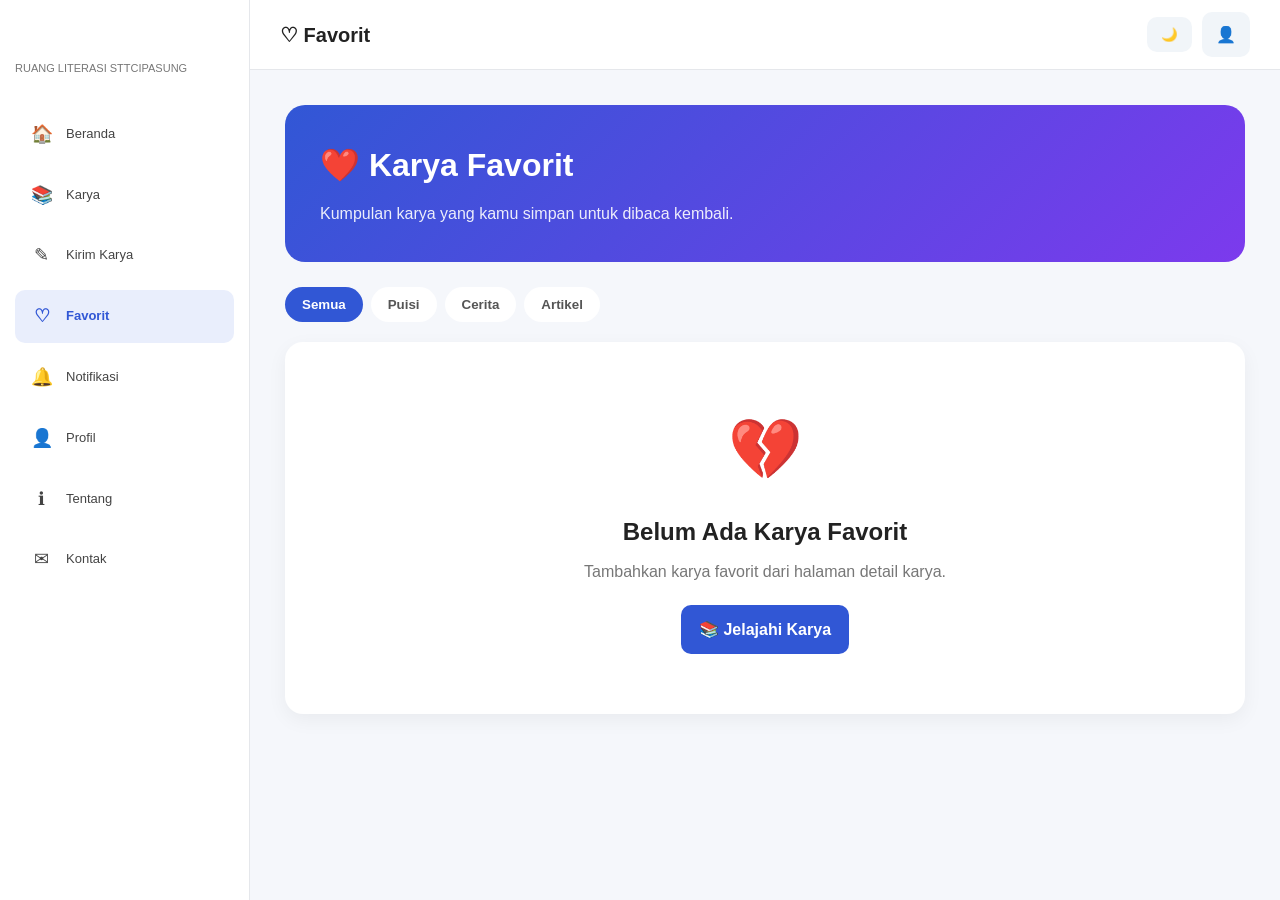
<file: favorit.html>
<!DOCTYPE html>
<html lang="id">

<head>

    <meta charset="UTF-8">

    <meta name="viewport"
          content="width=device-width, initial-scale=1.0">

    <title>Favorit - Ruang Aksara STT Cipasung</title>

    <link rel="stylesheet" href="style.css">

    <style>

        * {
            box-sizing: border-box;
        }

        body {
            margin: 0;
            font-family: Arial, Helvetica, sans-serif;
            background: #f5f7fb;
            color: #222;
            transition: .3s;
        }

        body.dark {
            background: #111827;
            color: #f3f4f6;
        }

        a {
            text-decoration: none;
            color: inherit;
        }

        /* =========================
           SIDEBAR
        ========================= */

        .sidebar {
            position: fixed;
            left: 0;
            top: 0;

            width: 250px;
            height: 100vh;

            background: white;

            border-right: 1px solid #e5e7eb;

            padding: 20px 15px;

            z-index: 1000;

            overflow-y: auto;
        }

        body.dark .sidebar {
            background: #1f2937;
            border-color: #374151;
        }

        .logo {
            font-size: 22px;
            font-weight: bold;

            margin-bottom: 5px;
        }

        .logo-subtitle {
            font-size: 11px;
            color: #777;

            margin-bottom: 30px;
        }

        .menu {
            display: flex;
            flex-direction: column;
            gap: 8px;
        }

        .menu-item {
            display: flex;
            align-items: center;

            gap: 12px;

            padding: 12px 14px;

            border-radius: 10px;

            color: #444;

            transition: .2s;
        }

        body.dark .menu-item {
            color: #ddd;
        }

        .menu-item:hover,
        .menu-item.active {
            background: #e9eefc;
            color: #3157d5;
        }

        body.dark .menu-item:hover,
        body.dark .menu-item.active {
            background: #374151;
            color: #93c5fd;
        }

        .menu-icon {
            width: 25px;
            text-align: center;
            font-size: 18px;
        }

        /* =========================
           MAIN
        ========================= */

        .main {
            margin-left: 250px;
            min-height: 100vh;
        }

        /* =========================
           TOPBAR
        ========================= */

        .topbar {
            height: 70px;

            background: white;

            border-bottom: 1px solid #e5e7eb;

            display: flex;

            align-items: center;

            justify-content: space-between;

            padding: 0 30px;
        }

        body.dark .topbar {
            background: #1f2937;
            border-color: #374151;
        }

        .topbar-title {
            font-size: 20px;
            font-weight: bold;
        }

        .topbar-actions {
            display: flex;
            gap: 10px;
        }

        .topbar-btn {
            border: none;

            background: #f1f5f9;

            padding: 10px 14px;

            border-radius: 10px;

            cursor: pointer;
        }

        body.dark .topbar-btn {
            background: #374151;
            color: white;
        }

        .mobile-menu {
            display: none;

            border: none;

            background: #3157d5;

            color: white;

            padding: 10px 14px;

            border-radius: 8px;

            cursor: pointer;
        }

        /* =========================
           CONTENT
        ========================= */

        .content {
            padding: 35px;

            max-width: 1150px;
        }

        /* =========================
           HERO
        ========================= */

        .hero {
            background:
                linear-gradient(
                    135deg,
                    #3157d5,
                    #7c3aed
                );

            color: white;

            padding: 35px;

            border-radius: 20px;

            margin-bottom: 25px;
        }

        .hero h1 {
            margin: 0 0 10px;

            font-size: 32px;
        }

        .hero p {
            margin: 0;

            opacity: .9;

            line-height: 1.6;
        }

        /* =========================
           FILTER
        ========================= */

        .filters {
            display: flex;

            gap: 8px;

            flex-wrap: wrap;

            margin-bottom: 20px;
        }

        .filter-btn {
            border: none;

            background: white;

            padding: 10px 17px;

            border-radius: 20px;

            cursor: pointer;

            font-weight: bold;

            color: #555;
        }

        body.dark .filter-btn {
            background: #1f2937;
            color: #ddd;
        }

        .filter-btn.active {
            background: #3157d5;
            color: white;
        }

        /* =========================
           GRID
        ========================= */

        .favorites-grid {
            display: grid;

            grid-template-columns:
                repeat(3, 1fr);

            gap: 20px;
        }

        /* =========================
           CARD
        ========================= */

        .favorite-card {
            background: white;

            border-radius: 16px;

            overflow: hidden;

            box-shadow:
                0 6px 20px
                rgba(0,0,0,.06);

            transition: .25s;
        }

        body.dark .favorite-card {
            background: #1f2937;
        }

        .favorite-card:hover {
            transform: translateY(-5px);
        }

        .favorite-image {
            width: 100%;

            height: 190px;

            object-fit: cover;

            background: #e5e7eb;
        }

        .favorite-body {
            padding: 20px;
        }

        .category {
            display: inline-block;

            padding: 5px 10px;

            border-radius: 20px;

            background: #eef2ff;

            color: #3157d5;

            font-size: 11px;

            font-weight: bold;

            margin-bottom: 10px;
        }

        .favorite-body h2 {
            margin: 0 0 8px;

            font-size: 18px;
        }

        .favorite-body p {
            margin: 0;

            color: #777;

            font-size: 13px;

            line-height: 1.5;

            display: -webkit-box;

            -webkit-line-clamp: 3;

            -webkit-box-orient: vertical;

            overflow: hidden;
        }

        body.dark .favorite-body p {
            color: #cbd5e1;
        }

        .card-actions {
            display: flex;

            gap: 8px;

            margin-top: 18px;
        }

        .btn {
            border: none;

            padding: 10px 12px;

            border-radius: 9px;

            cursor: pointer;

            font-weight: bold;

            font-size: 12px;

            text-align: center;
        }

        .read-btn {
            flex: 1;

            background: #3157d5;

            color: white;
        }

        .remove-btn {
            background: #fee2e2;

            color: #b91c1c;
        }

        body.dark .remove-btn {
            background: #451a1a;

            color: #fecaca;
        }

        /* =========================
           EMPTY
        ========================= */

        .empty {
            background: white;

            border-radius: 18px;

            padding: 60px 25px;

            text-align: center;

            box-shadow:
                0 6px 20px
                rgba(0,0,0,.05);
        }

        body.dark .empty {
            background: #1f2937;
        }

        .empty-icon {
            font-size: 60px;

            margin-bottom: 15px;
        }

        .empty h2 {
            margin: 0 0 8px;
        }

        .empty p {
            color: #777;

            margin-bottom: 20px;
        }

        .empty a {
            display: inline-block;

            background: #3157d5;

            color: white;

            padding: 12px 18px;

            border-radius: 10px;

            font-weight: bold;
        }

        /* =========================
           MOBILE
        ========================= */

        @media(max-width:900px) {

            .favorites-grid {
                grid-template-columns:
                    repeat(2, 1fr);
            }

        }

        @media(max-width:800px) {

            .sidebar {
                transform:
                    translateX(-100%);

                transition: .3s;
            }

            .sidebar.show {
                transform:
                    translateX(0);
            }

            .main {
                margin-left: 0;
            }

            .mobile-menu {
                display: block;
            }

            .topbar {
                padding: 0 15px;
            }

            .content {
                padding: 20px;
            }

        }

        @media(max-width:600px) {

            .favorites-grid {
                grid-template-columns: 1fr;
            }

            .hero {
                padding: 25px;
            }

            .hero h1 {
                font-size: 26px;
            }

        }

    </style>

</head>


<body>


<!-- ==================================================
     SIDEBAR
================================================== -->

<aside
    class="sidebar"
    id="sidebar">

    <div class="logo">
        Ruang Aksara
    </div>

    <div class="logo-subtitle">
        RUANG LITERASI STTCIPASUNG
    </div>


    <nav class="menu">

        <a
            href="index.html"
            class="menu-item">

            <span class="menu-icon">🏠</span>

            <span>Beranda</span>

        </a>


        <a
            href="index.html#karya"
            class="menu-item">

            <span class="menu-icon">📚</span>

            <span>Karya</span>

        </a>


        <a
            href="kirim-karya.html"
            class="menu-item">

            <span class="menu-icon">✎</span>

            <span>Kirim Karya</span>

        </a>


        <a
            href="favorit.html"
            class="menu-item active">

            <span class="menu-icon">♡</span>

            <span>Favorit</span>

        </a>


        <a
            href="notifikasi.html"
            class="menu-item">

            <span class="menu-icon">🔔</span>

            <span>Notifikasi</span>

        </a>


        <a
            href="profil.html"
            class="menu-item">

            <span class="menu-icon">👤</span>

            <span>Profil</span>

        </a>


        <a
            href="index.html#tentang"
            class="menu-item">

            <span class="menu-icon">ℹ</span>

            <span>Tentang</span>

        </a>


        <a
            href="index.html#kontak"
            class="menu-item">

            <span class="menu-icon">✉</span>

            <span>Kontak</span>

        </a>

    </nav>

</aside>



<!-- ==================================================
     MAIN
================================================== -->

<main class="main">


    <!-- TOPBAR -->

    <header class="topbar">


        <button
            class="mobile-menu"
            id="mobileMenu">

            ☰

        </button>


        <div class="topbar-title">

            ♡ Favorit

        </div>


        <div class="topbar-actions">

            <button
                class="topbar-btn"
                id="darkModeBtn">

                🌙

            </button>


            <a
                href="profil.html"
                class="topbar-btn">

                👤

            </a>

        </div>

    </header>



    <!-- CONTENT -->

    <section class="content">


        <!-- HERO -->

        <div class="hero">

            <h1>
                ❤️ Karya Favorit
            </h1>

            <p>
                Kumpulan karya yang kamu simpan
                untuk dibaca kembali.
            </p>

        </div>



        <!-- FILTER -->

        <div class="filters">

            <button
                class="filter-btn active"
                data-filter="Semua">

                Semua

            </button>


            <button
                class="filter-btn"
                data-filter="Puisi">

                Puisi

            </button>


            <button
                class="filter-btn"
                data-filter="Cerita">

                Cerita

            </button>


            <button
                class="filter-btn"
                data-filter="Artikel">

                Artikel

            </button>

        </div>



        <!-- GRID -->

        <div
            class="favorites-grid"
            id="favoritesGrid">

        </div>



        <!-- EMPTY -->

        <div
            class="empty"
            id="emptyState"
            style="display:none;">

            <div class="empty-icon">
                💔
            </div>

            <h2>
                Belum Ada Karya Favorit
            </h2>

            <p>
                Tambahkan karya favorit dari
                halaman detail karya.
            </p>

            <a href="index.html#karya">

                📚 Jelajahi Karya

            </a>

        </div>


    </section>

</main>



<script>

    /* ==================================================
       STORAGE
    ================================================== */

    const FAVORITE_KEY =
        "ruangAksaraFavorites";


    let currentFilter = "Semua";


    /* ==================================================
       GET FAVORITES
    ================================================== */

    function getFavorites() {

        try {

            const data =
                JSON.parse(
                    localStorage.getItem(
                        FAVORITE_KEY
                    )
                );

            return Array.isArray(data)
                ? data
                : [];

        } catch(error) {

            return [];

        }

    }


    /* ==================================================
       SAVE
    ================================================== */

    function saveFavorites(favorites) {

        localStorage.setItem(
            FAVORITE_KEY,
            JSON.stringify(favorites)
        );

    }


    /* ==================================================
       ESCAPE HTML
    ================================================== */

    function escapeHTML(value) {

        const div =
            document.createElement(
                "div"
            );

        div.textContent =
            value || "";

        return div.innerHTML;

    }


    /* ==================================================
       IMAGE
    ================================================== */

    function getImage(work) {

        if(work.image) {

            return work.image;

        }


        const category =
            String(
                work.category || ""
            ).toLowerCase();


        if(category === "cerita") {

            return "images/cerita.jpg";

        }


        if(category === "artikel") {

            return "images/artikel.jpg";

        }


        return "images/puisi.jpg";

    }


    /* ==================================================
       RENDER
    ================================================== */

    function renderFavorites() {

        const favorites =
            getFavorites();


        const grid =
            document.getElementById(
                "favoritesGrid"
            );


        const empty =
            document.getElementById(
                "emptyState"
            );


        grid.innerHTML = "";


        let filtered =
            [...favorites];


        if(currentFilter !== "Semua") {

            filtered =
                filtered.filter(
                    work =>
                        work.category ===
                        currentFilter
                );

        }


        if(filtered.length === 0) {

            grid.style.display = "none";

            empty.style.display = "block";

            return;

        }


        grid.style.display = "grid";

        empty.style.display = "none";


        filtered.forEach(
            work => {

                const card =
                    document.createElement(
                        "article"
                    );


                card.className =
                    "favorite-card";


                card.innerHTML = `

                    <img
                        class="favorite-image"
                        src="${escapeHTML(
                            getImage(work)
                        )}"
                        alt="${escapeHTML(
                            work.title
                        )}"
                        onerror="
                            this.src='images/puisi.jpg'
                        "
                    >


                    <div class="favorite-body">

                        <span class="category">

                            ${escapeHTML(
                                work.category ||
                                "Karya"
                            )}

                        </span>


                        <h2>

                            ${escapeHTML(
                                work.title ||
                                "Tanpa Judul"
                            )}

                        </h2>


                        <p>

                            ${escapeHTML(
                                work.description ||
                                "Tidak ada deskripsi."
                            )}

                        </p>


                        <div class="card-actions">

                            <a
                                class="btn read-btn"
                                href="detail-karya.html?id=${encodeURIComponent(
                                    work.id
                                )}">

                                📖 Baca Karya

                            </a>


                            <button
                                class="btn remove-btn"
                                onclick="
                                    removeFavorite('${String(
                                        work.id
                                    ).replace(/'/g, "\\'")}')
                                ">

                                ♥ Hapus

                            </button>

                        </div>

                    </div>

                `;


                grid.appendChild(card);

            }
        );

    }


    /* ==================================================
       REMOVE FAVORITE
    ================================================== */

    function removeFavorite(id) {

        const favorites =
            getFavorites();


        const filtered =
            favorites.filter(
                work =>
                    String(work.id) !==
                    String(id)
            );


        saveFavorites(filtered);


        renderFavorites();

    }


    /* ==================================================
       FILTER
    ================================================== */

    document
        .querySelectorAll(".filter-btn")
        .forEach(
            button => {

                button.addEventListener(
                    "click",
                    function() {

                        document
                            .querySelectorAll(
                                ".filter-btn"
                            )
                            .forEach(
                                btn =>
                                    btn.classList
                                        .remove(
                                            "active"
                                        )
                            );


                        this.classList.add(
                            "active"
                        );


                        currentFilter =
                            this.dataset.filter;


                        renderFavorites();

                    }
                );

            }
        );


    /* ==================================================
       DARK MODE
    ================================================== */

    const darkModeBtn =
        document.getElementById(
            "darkModeBtn"
        );


    function applyDarkMode() {

        const dark =
            localStorage.getItem(
                "ruangAksaraDarkMode"
            ) === "true";


        if(dark) {

            document.body.classList.add(
                "dark"
            );

            darkModeBtn.textContent =
                "☀️";

        } else {

            document.body.classList.remove(
                "dark"
            );

            darkModeBtn.textContent =
                "🌙";

        }

    }


    darkModeBtn.addEventListener(
        "click",
        function() {

            const isDark =
                document.body.classList.contains(
                    "dark"
                );


            localStorage.setItem(
                "ruangAksaraDarkMode",
                String(!isDark)
            );


            applyDarkMode();

        }
    );


    applyDarkMode();


    /* ==================================================
       MOBILE MENU
    ================================================== */

    const mobileMenu =
        document.getElementById(
            "mobileMenu"
        );


    const sidebar =
        document.getElementById(
            "sidebar"
        );


    mobileMenu.addEventListener(
        "click",
        function() {

            sidebar.classList.toggle(
                "show"
            );

        }
    );


    /* ==================================================
       START
    ================================================== */

    renderFavorites();

</script>


</body>

</html>
</file>
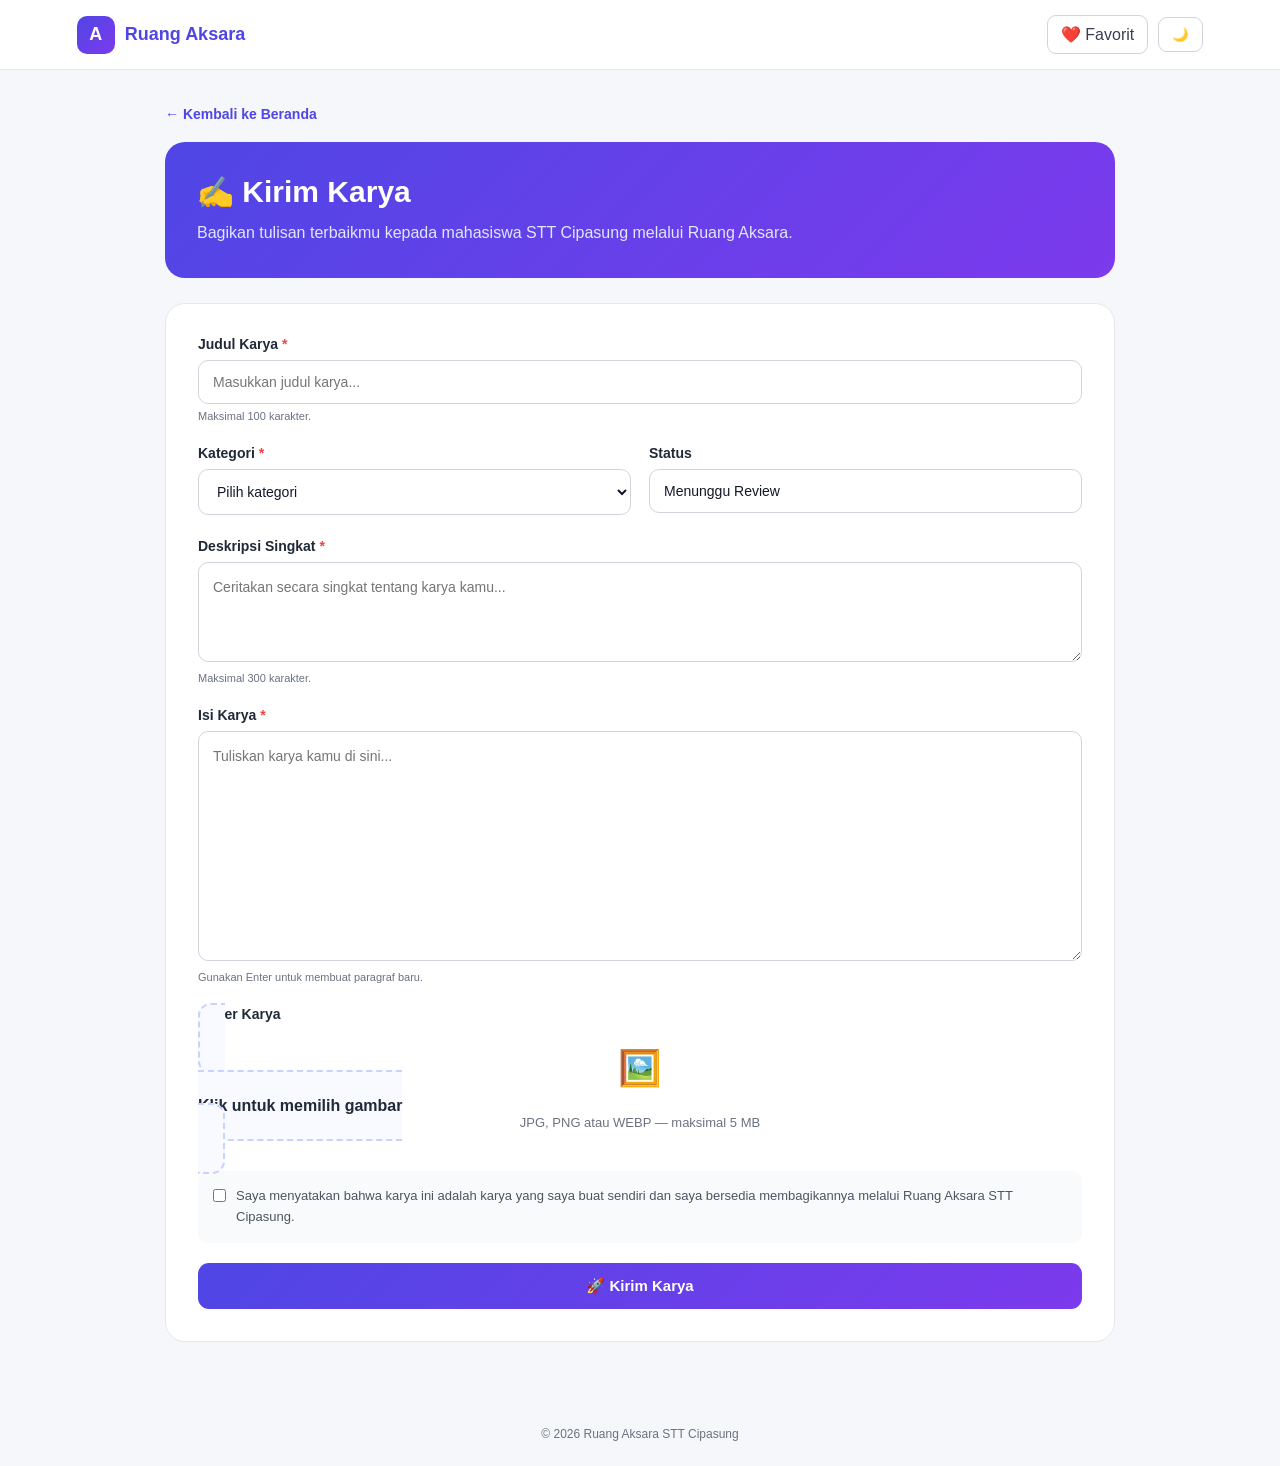
<file: kirim-karya.html>
<!DOCTYPE html>
<html lang="id">
<head>
  <meta charset="UTF-8">
  <meta name="viewport" content="width=device-width, initial-scale=1.0">

  <title>Kirim Karya | Ruang Aksara</title>

  <style>

    * {
      margin: 0;
      padding: 0;
      box-sizing: border-box;
      font-family: Arial, Helvetica, sans-serif;
    }

    body {
      background: #f5f7fb;
      color: #1f2937;
      transition: 0.3s;
    }

    body.dark {
      background: #111827;
      color: #f3f4f6;
    }

    a {
      text-decoration: none;
      color: inherit;
    }

    button,
    input,
    textarea,
    select {
      font-family: inherit;
    }

    /* ================= TOPBAR ================= */

    .topbar {
      height: 70px;
      background: white;
      border-bottom: 1px solid #e5e7eb;

      display: flex;
      align-items: center;
      justify-content: space-between;

      padding: 0 6%;

      position: sticky;
      top: 0;
      z-index: 100;
    }

    body.dark .topbar {
      background: #1f2937;
      border-color: #374151;
    }

    .brand {
      display: flex;
      align-items: center;
      gap: 10px;

      color: #4f46e5;
      font-weight: bold;
      font-size: 18px;
    }

    .brand-icon {
      width: 38px;
      height: 38px;

      display: flex;
      align-items: center;
      justify-content: center;

      border-radius: 10px;

      background: linear-gradient(
        135deg,
        #4f46e5,
        #7c3aed
      );

      color: white;
    }

    .top-actions {
      display: flex;
      gap: 10px;
      align-items: center;
    }

    .top-button {
      padding: 9px 13px;

      border-radius: 9px;

      border: 1px solid #d1d5db;

      background: white;

      cursor: pointer;

      color: #374151;
    }

    .top-button:hover {
      background: #eef2ff;
      color: #4f46e5;
    }

    body.dark .top-button {
      background: #374151;
      border-color: #4b5563;
      color: white;
    }

    /* ================= CONTAINER ================= */

    .container {
      width: min(950px, 92%);
      margin: 35px auto 60px;
    }

    .back {
      display: inline-block;

      color: #4f46e5;

      font-size: 14px;
      font-weight: bold;

      margin-bottom: 20px;
    }

    /* ================= HEADER ================= */

    .page-header {
      background: linear-gradient(
        135deg,
        #4f46e5,
        #7c3aed
      );

      color: white;

      border-radius: 20px;

      padding: 32px;

      margin-bottom: 25px;
    }

    .page-header h1 {
      font-size: 30px;
      margin-bottom: 10px;
    }

    .page-header p {
      line-height: 1.7;
      color: #e0e7ff;
    }

    /* ================= FORM ================= */

    .form-card {
      background: white;

      border: 1px solid #e5e7eb;

      border-radius: 20px;

      padding: 32px;
    }

    body.dark .form-card {
      background: #1f2937;
      border-color: #374151;
    }

    .form-group {
      margin-bottom: 23px;
    }

    .form-label {
      display: block;

      font-weight: bold;

      font-size: 14px;

      margin-bottom: 8px;
    }

    .required {
      color: #ef4444;
    }

    .form-control {
      width: 100%;

      padding: 13px 14px;

      border: 1px solid #d1d5db;

      border-radius: 10px;

      outline: none;

      background: white;

      color: #111827;

      font-size: 14px;

      transition: 0.2s;
    }

    .form-control:focus {
      border-color: #4f46e5;

      box-shadow:
        0 0 0 3px rgba(79,70,229,0.1);
    }

    body.dark .form-control {
      background: #111827;

      border-color: #4b5563;

      color: white;
    }

    textarea.form-control {
      min-height: 230px;

      resize: vertical;

      line-height: 1.7;
    }

    .description {
      min-height: 100px !important;
    }

    .hint {
      color: #6b7280;

      font-size: 11px;

      margin-top: 6px;
    }

    body.dark .hint {
      color: #9ca3af;
    }

    /* ================= TWO COLUMN ================= */

    .form-row {
      display: grid;

      grid-template-columns:
        1fr 1fr;

      gap: 18px;
    }

    /* ================= UPLOAD ================= */

    .upload-box {
      border: 2px dashed #c7d2fe;

      background: #f8faff;

      border-radius: 13px;

      padding: 25px;

      text-align: center;

      cursor: pointer;

      transition: 0.2s;
    }

    .upload-box:hover {
      border-color: #4f46e5;
      background: #eef2ff;
    }

    body.dark .upload-box {
      background: #111827;
      border-color: #4b5563;
    }

    .upload-icon {
      font-size: 35px;
      margin-bottom: 8px;
    }

    .upload-box p {
      font-size: 13px;
      color: #6b7280;
    }

    body.dark .upload-box p {
      color: #9ca3af;
    }

    #coverInput {
      display: none;
    }

    .preview {
      max-width: 100%;

      max-height: 250px;

      border-radius: 10px;

      margin-top: 15px;

      display: none;
    }

    /* ================= AGREEMENT ================= */

    .agreement {
      display: flex;

      align-items: flex-start;

      gap: 10px;

      padding: 15px;

      background: #f9fafb;

      border-radius: 10px;

      margin-bottom: 20px;
    }

    body.dark .agreement {
      background: #111827;
    }

    .agreement input {
      margin-top: 3px;
    }

    .agreement label {
      font-size: 13px;

      line-height: 1.6;

      color: #4b5563;
    }

    body.dark .agreement label {
      color: #d1d5db;
    }

    /* ================= SUBMIT ================= */

    .submit-button {
      width: 100%;

      border: none;

      background: linear-gradient(
        135deg,
        #4f46e5,
        #7c3aed
      );

      color: white;

      padding: 14px;

      border-radius: 11px;

      font-size: 15px;

      font-weight: bold;

      cursor: pointer;

      transition: 0.2s;
    }

    .submit-button:hover {
      transform: translateY(-2px);

      box-shadow:
        0 8px 20px rgba(79,70,229,0.2);
    }

    /* ================= SUCCESS ================= */

    .success {
      display: none;

      text-align: center;

      padding: 45px 25px;
    }

    .success-icon {
      width: 70px;
      height: 70px;

      border-radius: 50%;

      background: #dcfce7;

      color: #16a34a;

      display: flex;

      align-items: center;
      justify-content: center;

      font-size: 35px;

      margin: 0 auto 20px;
    }

    .success h2 {
      margin-bottom: 10px;
    }

    .success p {
      color: #6b7280;

      line-height: 1.7;

      margin-bottom: 22px;
    }

    body.dark .success p {
      color: #9ca3af;
    }

    .success-actions {
      display: flex;

      justify-content: center;

      flex-wrap: wrap;

      gap: 10px;
    }

    .success-button {
      display: inline-block;

      padding: 11px 17px;

      border-radius: 10px;

      font-weight: bold;

      font-size: 13px;
    }

    .primary {
      background: #4f46e5;
      color: white;
    }

    .secondary {
      border: 1px solid #d1d5db;
      color: #374151;
    }

    body.dark .secondary {
      border-color: #4b5563;
      color: white;
    }

    /* ================= FOOTER ================= */

    footer {
      text-align: center;

      color: #6b7280;

      font-size: 12px;

      padding: 25px;
    }

    body.dark footer {
      color: #9ca3af;
    }

    /* ================= MOBILE ================= */

    @media (max-width: 650px) {

      .topbar {
        padding: 0 18px;
      }

      .brand span:last-child {
        display: none;
      }

      .container {
        width: 94%;
        margin-top: 20px;
      }

      .form-card {
        padding: 22px 18px;
      }

      .form-row {
        grid-template-columns: 1fr;
      }

      .page-header {
        padding: 25px 20px;
      }

      .page-header h1 {
        font-size: 25px;
      }

    }

  </style>
</head>

<body>

  <!-- ================= TOPBAR ================= -->

  <header class="topbar">

    <a href="index.html" class="brand">

      <span class="brand-icon">
        A
      </span>

      <span>
        Ruang Aksara
      </span>

    </a>


    <div class="top-actions">

      <a
        href="favorit.html"
        class="top-button"
      >
        ❤️ Favorit
      </a>

      <button
        class="top-button"
        onclick="toggleDarkMode()"
        id="themeButton"
      >
        🌙
      </button>

    </div>

  </header>


  <!-- ================= MAIN ================= -->

  <main class="container">

    <a
      href="index.html"
      class="back"
    >
      ← Kembali ke Beranda
    </a>


    <!-- ================= HEADER ================= -->

    <section class="page-header">

      <h1>
        ✍️ Kirim Karya
      </h1>

      <p>
        Bagikan tulisan terbaikmu kepada
        mahasiswa STT Cipasung melalui
        Ruang Aksara.
      </p>

    </section>


    <!-- ================= FORM CARD ================= -->

    <section class="form-card">

      <form
        id="workForm"
      >

        <!-- JUDUL -->

        <div class="form-group">

          <label class="form-label">
            Judul Karya
            <span class="required">*</span>
          </label>

          <input
            type="text"
            id="title"
            class="form-control"
            placeholder="Masukkan judul karya..."
            maxlength="100"
            required
          >

          <div class="hint">
            Maksimal 100 karakter.
          </div>

        </div>


        <!-- KATEGORI + STATUS -->

        <div class="form-row">

          <div class="form-group">

            <label class="form-label">
              Kategori
              <span class="required">*</span>
            </label>

            <select
              id="category"
              class="form-control"
              required
            >

              <option value="">
                Pilih kategori
              </option>

              <option value="Puisi">
                Puisi
              </option>

              <option value="Cerita">
                Cerita
              </option>

              <option value="Artikel">
                Artikel
              </option>

            </select>

          </div>


          <div class="form-group">

            <label class="form-label">
              Status
            </label>

            <input
              type="text"
              class="form-control"
              value="Menunggu Review"
              readonly
            >

          </div>

        </div>


        <!-- DESKRIPSI -->

        <div class="form-group">

          <label class="form-label">
            Deskripsi Singkat
            <span class="required">*</span>
          </label>

          <textarea
            id="description"
            class="form-control description"
            placeholder="Ceritakan secara singkat tentang karya kamu..."
            maxlength="300"
            required
          ></textarea>

          <div class="hint">
            Maksimal 300 karakter.
          </div>

        </div>


        <!-- ISI -->

        <div class="form-group">

          <label class="form-label">
            Isi Karya
            <span class="required">*</span>
          </label>

          <textarea
            id="content"
            class="form-control"
            placeholder="Tuliskan karya kamu di sini..."
            required
          ></textarea>

          <div class="hint">
            Gunakan Enter untuk membuat paragraf baru.
          </div>

        </div>


        <!-- COVER -->

        <div class="form-group">

          <label class="form-label">
            Cover Karya
          </label>

          <label
            class="upload-box"
            for="coverInput"
          >

            <div class="upload-icon">
              🖼️
            </div>

            <strong>
              Klik untuk memilih gambar
            </strong>

            <p>
              JPG, PNG atau WEBP — maksimal 5 MB
            </p>

            <img
              id="preview"
              class="preview"
              alt="Preview cover"
            >

          </label>

          <input
            type="file"
            id="coverInput"
            accept="image/jpeg,image/png,image/webp"
          >

        </div>


        <!-- AGREEMENT -->

        <div class="agreement">

          <input
            type="checkbox"
            id="agreement"
            required
          >

          <label for="agreement">
            Saya menyatakan bahwa karya ini adalah
            karya yang saya buat sendiri dan saya
            bersedia membagikannya melalui Ruang
            Aksara STT Cipasung.
          </label>

        </div>


        <!-- SUBMIT -->

        <button
          type="submit"
          class="submit-button"
        >
          🚀 Kirim Karya
        </button>

      </form>


      <!-- ================= SUCCESS ================= -->

      <div
        class="success"
        id="success"
      >

        <div class="success-icon">
          ✓
        </div>

        <h2>
          Karya Berhasil Dikirim!
        </h2>

        <p id="successMessage">
          Karya kamu sudah berhasil disimpan.
        </p>

        <div class="success-actions">

          <a
            href="index.html"
            class="success-button primary"
          >
            🏠 Ke Beranda
          </a>

          <a
            href="notifikasi.html"
            class="success-button secondary"
          >
            🔔 Lihat Notifikasi
          </a>

        </div>

      </div>

    </section>

  </main>


  <footer>
    © 2026 Ruang Aksara STT Cipasung
  </footer>


  <!-- ================= JAVASCRIPT ================= -->

  <script>

    /* ==========================================
       DARK MODE
    ========================================== */

    function toggleDarkMode() {

      document.body.classList.toggle(
        "dark"
      );


      const dark =
        document.body.classList.contains(
          "dark"
        );


      localStorage.setItem(
        "ruangAksaraDarkMode",
        dark
          ? "true"
          : "false"
      );


      updateThemeButton();

    }


    function updateThemeButton() {

      const button =
        document.getElementById(
          "themeButton"
        );


      if (
        document.body.classList.contains(
          "dark"
        )
      ) {

        button.textContent =
          "☀️";

      } else {

        button.textContent =
          "🌙";

      }

    }


    /* ==========================================
       IMAGE PREVIEW
    ========================================== */

    const coverInput =
      document.getElementById(
        "coverInput"
      );


    const preview =
      document.getElementById(
        "preview"
      );


    coverInput.addEventListener(
      "change",
      function() {

        const file =
          this.files[0];


        if (!file) {

          preview.style.display =
            "none";

          preview.src = "";

          return;

        }


        if (file.size > 5 * 1024 * 1024) {

          alert(
            "Ukuran gambar maksimal 5 MB."
          );

          this.value = "";

          preview.style.display =
            "none";

          return;

        }


        if (
          ![
            "image/jpeg",
            "image/png",
            "image/webp"
          ].includes(file.type)
        ) {

          alert(
            "Format gambar harus JPG, PNG, atau WEBP."
          );

          this.value = "";

          preview.style.display =
            "none";

          return;

        }


        const reader =
          new FileReader();


        reader.onload =
          function(event) {

            preview.src =
              event.target.result;

            preview.style.display =
              "block";

          };


        reader.readAsDataURL(file);

      }
    );


    /* ==========================================
       ID UNIK
    ========================================== */

    function generateWorkId() {

      return (
        "work-" +
        Date.now() +
        "-" +
        Math.random()
          .toString(36)
          .substring(2, 8)
      );

    }


    /* ==========================================
       SIMPAN NOTIFIKASI
    ========================================== */

    function createNotification(work) {

      let notifications = [];


      try {

        notifications =
          JSON.parse(
            localStorage.getItem(
              "ruangAksaraNotifications"
            )
          ) || [];

      } catch (error) {

        notifications = [];

      }


      notifications.unshift({

        id:
          "notification-" +
          Date.now(),

        type:
          "success",

        title:
          "Karya berhasil dikirim",

        message:
          `Karya "${work.title}" berhasil dikirim dan sedang menunggu review.`,

        date:
          new Date().toISOString(),

        read:
          false

      });


      localStorage.setItem(
        "ruangAksaraNotifications",
        JSON.stringify(
          notifications
        )
      );

    }


    /* ==========================================
       SUBMIT FORM
    ========================================== */

    document
      .getElementById("workForm")
      .addEventListener(
        "submit",
        function(event) {

          event.preventDefault();


          const title =
            document
              .getElementById("title")
              .value
              .trim();


          const category =
            document
              .getElementById("category")
              .value;


          const description =
            document
              .getElementById("description")
              .value
              .trim();


          const content =
            document
              .getElementById("content")
              .value
              .trim();


          const coverFile =
            coverInput.files[0];


          /* ==========================
             VALIDASI
          ========================== */

          if (
            !title ||
            !category ||
            !description ||
            !content
          ) {

            alert(
              "Mohon lengkapi semua bagian yang wajib diisi."
            );

            return;

          }


          /* ==========================
             DATA KARYA
          ========================== */

          const work = {

            id:
              generateWorkId(),

            title:
              title,

            category:
              category,

            description:
              description,

            content:
              content,

            image:
              "",

            author:
              "Mahasiswa STT Cipasung",

            status:
              "Menunggu Review",

            createdAt:
              new Date().toISOString()

          };


          /* ==========================
             COVER
          ========================== */

          if (coverFile) {

            const reader =
              new FileReader();


            reader.onload =
              function(event) {

                work.image =
                  event.target.result;

                saveWork(work);

              };


            reader.readAsDataURL(
              coverFile
            );

          } else {

            saveWork(work);

          }

        }
      );


    /* ==========================================
       SIMPAN KARYA
    ========================================== */

    function saveWork(work) {

      let works = [];


      try {

        works =
          JSON.parse(
            localStorage.getItem(
              "ruangAksaraWorks"
            )
          ) || [];

      } catch (error) {

        works = [];

      }


      works.unshift(work);


      localStorage.setItem(
        "ruangAksaraWorks",
        JSON.stringify(
          works
        )
      );


      /* ==========================
         NOTIFIKASI
      ========================== */

      createNotification(
        work
      );


      /* ==========================
         TAMPILKAN SUCCESS
      ========================== */

      document.getElementById(
        "workForm"
      ).style.display =
        "none";


      document.getElementById(
        "success"
      ).style.display =
        "block";


      document.getElementById(
        "successMessage"
      ).textContent =
        `Karya "${work.title}" berhasil disimpan. Kamu dapat melihatnya di Beranda.`;

    }


    /* ==========================================
       INIT
    ========================================== */

    document.addEventListener(
      "DOMContentLoaded",
      function() {

        const savedDarkMode =
          localStorage.getItem(
            "ruangAksaraDarkMode"
          );


        if (
          savedDarkMode === "true"
        ) {

          document.body.classList.add(
            "dark"
          );

        }


        updateThemeButton();

      }
    );

  </script>

</body>
</html>
</file>
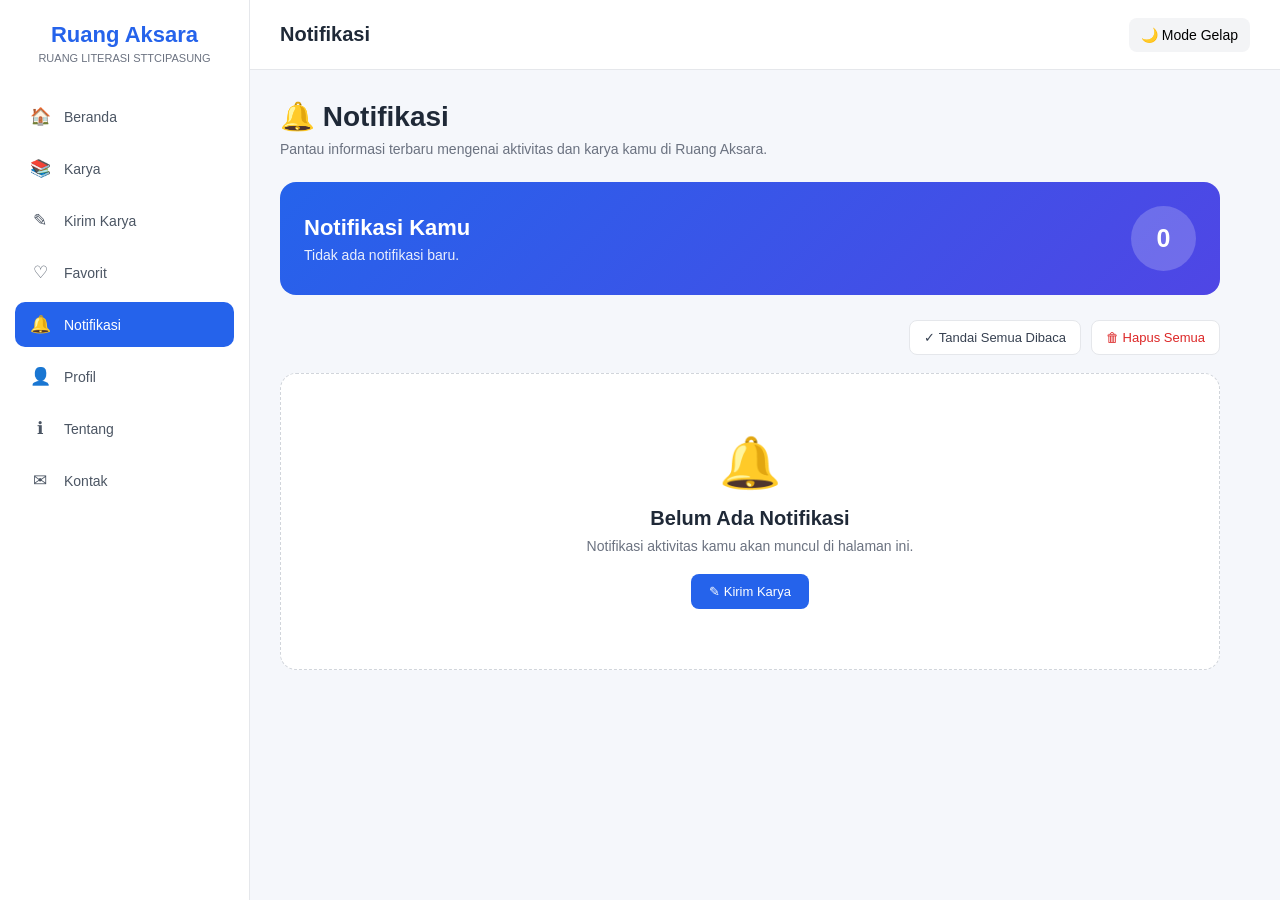
<file: notifikasi.html>
<!DOCTYPE html>
<html lang="id">
<head>
  <meta charset="UTF-8">
  <meta name="viewport" content="width=device-width, initial-scale=1.0">

  <title>Notifikasi - Ruang Aksara STTCipasung</title>

  <style>
    * {
      box-sizing: border-box;
      margin: 0;
      padding: 0;
      font-family: Arial, Helvetica, sans-serif;
    }

    body {
      background: #f5f7fb;
      color: #1f2937;
      transition: 0.3s;
    }

    body.dark {
      background: #111827;
      color: #f3f4f6;
    }

    /* ================= SIDEBAR ================= */

    .sidebar {
      position: fixed;
      left: 0;
      top: 0;
      width: 250px;
      height: 100vh;
      background: #ffffff;
      border-right: 1px solid #e5e7eb;
      padding: 22px 15px;
      z-index: 1000;
      transition: 0.3s;
    }

    body.dark .sidebar {
      background: #1f2937;
      border-color: #374151;
    }

    .logo {
      text-align: center;
      margin-bottom: 30px;
    }

    .logo h2 {
      color: #2563eb;
      font-size: 22px;
    }

    .logo p {
      font-size: 11px;
      color: #6b7280;
      margin-top: 4px;
    }

    body.dark .logo p {
      color: #9ca3af;
    }

    .menu {
      display: flex;
      flex-direction: column;
      gap: 7px;
    }

    .menu-item {
      display: flex;
      align-items: center;
      gap: 13px;
      padding: 12px 14px;
      border-radius: 10px;
      text-decoration: none;
      color: #4b5563;
      transition: 0.2s;
      font-size: 14px;
    }

    body.dark .menu-item {
      color: #d1d5db;
    }

    .menu-item:hover {
      background: #eff6ff;
      color: #2563eb;
      transform: translateX(3px);
    }

    body.dark .menu-item:hover {
      background: #374151;
      color: #60a5fa;
    }

    .menu-item.active {
      background: #2563eb;
      color: white;
    }

    .menu-icon {
      width: 22px;
      text-align: center;
      font-size: 17px;
    }

    /* ================= MAIN ================= */

    .main {
      margin-left: 250px;
      min-height: 100vh;
    }

    .topbar {
      height: 70px;
      background: #ffffff;
      border-bottom: 1px solid #e5e7eb;
      display: flex;
      align-items: center;
      justify-content: space-between;
      padding: 0 30px;
      position: sticky;
      top: 0;
      z-index: 900;
    }

    body.dark .topbar {
      background: #1f2937;
      border-color: #374151;
    }

    .topbar-title {
      font-size: 20px;
      font-weight: bold;
    }

    .topbar-actions {
      display: flex;
      align-items: center;
      gap: 10px;
    }

    .dark-button,
    .menu-button {
      border: none;
      background: #f3f4f6;
      padding: 9px 12px;
      border-radius: 8px;
      cursor: pointer;
      font-size: 14px;
    }

    body.dark .dark-button,
    body.dark .menu-button {
      background: #374151;
      color: white;
    }

    .menu-button {
      display: none;
    }

    /* ================= CONTENT ================= */

    .content {
      padding: 30px;
      max-width: 1000px;
    }

    .page-header {
      margin-bottom: 25px;
    }

    .page-header h1 {
      font-size: 28px;
      margin-bottom: 8px;
    }

    .page-header p {
      color: #6b7280;
      font-size: 14px;
    }

    body.dark .page-header p {
      color: #9ca3af;
    }

    /* ================= SUMMARY ================= */

    .notification-summary {
      background: linear-gradient(135deg, #2563eb, #4f46e5);
      color: white;
      border-radius: 16px;
      padding: 24px;
      margin-bottom: 25px;
      display: flex;
      align-items: center;
      justify-content: space-between;
      gap: 20px;
    }

    .summary-left h2 {
      font-size: 22px;
      margin-bottom: 6px;
    }

    .summary-left p {
      opacity: 0.9;
      font-size: 14px;
    }

    .summary-number {
      min-width: 65px;
      height: 65px;
      border-radius: 50%;
      background: rgba(255,255,255,0.2);
      display: flex;
      align-items: center;
      justify-content: center;
      font-size: 25px;
      font-weight: bold;
    }

    /* ================= ACTION ================= */

    .notification-actions {
      display: flex;
      justify-content: flex-end;
      gap: 10px;
      margin-bottom: 18px;
    }

    .action-button {
      border: none;
      background: #ffffff;
      border: 1px solid #e5e7eb;
      color: #374151;
      padding: 9px 14px;
      border-radius: 8px;
      cursor: pointer;
      transition: 0.2s;
      font-size: 13px;
    }

    .action-button:hover {
      background: #f3f4f6;
    }

    .action-button.danger {
      color: #dc2626;
    }

    body.dark .action-button {
      background: #1f2937;
      border-color: #374151;
      color: #e5e7eb;
    }

    body.dark .action-button:hover {
      background: #374151;
    }

    /* ================= NOTIFICATION CARD ================= */

    .notification-list {
      display: flex;
      flex-direction: column;
      gap: 12px;
    }

    .notification-card {
      background: #ffffff;
      border: 1px solid #e5e7eb;
      border-radius: 14px;
      padding: 18px;
      display: flex;
      align-items: flex-start;
      gap: 15px;
      transition: 0.2s;
    }

    body.dark .notification-card {
      background: #1f2937;
      border-color: #374151;
    }

    .notification-card:hover {
      transform: translateY(-2px);
      box-shadow: 0 5px 18px rgba(0,0,0,0.06);
    }

    .notification-card.unread {
      border-left: 4px solid #2563eb;
      background: #eff6ff;
    }

    body.dark .notification-card.unread {
      background: #172554;
    }

    .notification-icon {
      width: 45px;
      height: 45px;
      min-width: 45px;
      border-radius: 12px;
      display: flex;
      align-items: center;
      justify-content: center;
      font-size: 20px;
      background: #dbeafe;
    }

    .notification-icon.success {
      background: #dcfce7;
    }

    .notification-icon.info {
      background: #dbeafe;
    }

    .notification-icon.warning {
      background: #fef3c7;
    }

    .notification-icon.error {
      background: #fee2e2;
    }

    .notification-content {
      flex: 1;
    }

    .notification-content h3 {
      font-size: 15px;
      margin-bottom: 5px;
    }

    .notification-content p {
      font-size: 14px;
      color: #6b7280;
      line-height: 1.5;
    }

    body.dark .notification-content p {
      color: #9ca3af;
    }

    .notification-date {
      margin-top: 8px;
      font-size: 12px;
      color: #9ca3af;
    }

    .notification-status {
      font-size: 11px;
      color: #2563eb;
      font-weight: bold;
      margin-top: 6px;
    }

    .notification-tools {
      display: flex;
      gap: 6px;
      flex-direction: column;
    }

    .small-button {
      border: none;
      background: #f3f4f6;
      padding: 7px 9px;
      border-radius: 7px;
      cursor: pointer;
      font-size: 12px;
      white-space: nowrap;
    }

    .small-button:hover {
      background: #e5e7eb;
    }

    body.dark .small-button {
      background: #374151;
      color: white;
    }

    /* ================= EMPTY ================= */

    .empty-state {
      background: #ffffff;
      border: 1px dashed #d1d5db;
      border-radius: 16px;
      padding: 60px 20px;
      text-align: center;
    }

    body.dark .empty-state {
      background: #1f2937;
      border-color: #4b5563;
    }

    .empty-icon {
      font-size: 50px;
      margin-bottom: 15px;
    }

    .empty-state h2 {
      font-size: 20px;
      margin-bottom: 8px;
    }

    .empty-state p {
      color: #6b7280;
      font-size: 14px;
      margin-bottom: 20px;
    }

    body.dark .empty-state p {
      color: #9ca3af;
    }

    .home-button {
      display: inline-block;
      background: #2563eb;
      color: white;
      text-decoration: none;
      padding: 10px 18px;
      border-radius: 8px;
      font-size: 13px;
    }

    /* ================= MOBILE ================= */

    @media (max-width: 768px) {

      .sidebar {
        transform: translateX(-100%);
      }

      .sidebar.show {
        transform: translateX(0);
      }

      .main {
        margin-left: 0;
      }

      .menu-button {
        display: block;
      }

      .topbar {
        padding: 0 15px;
      }

      .topbar-title {
        font-size: 17px;
      }

      .content {
        padding: 20px 15px;
      }

      .notification-summary {
        padding: 20px;
      }

      .summary-left h2 {
        font-size: 18px;
      }

      .summary-number {
        min-width: 55px;
        height: 55px;
        font-size: 21px;
      }

      .notification-card {
        padding: 14px;
      }

      .notification-tools {
        flex-direction: row;
      }
    }
  </style>
</head>

<body>

  <!-- ================= SIDEBAR ================= -->

  <aside class="sidebar" id="sidebar">

    <div class="logo">
      <h2>Ruang Aksara</h2>
      <p>RUANG LITERASI STTCIPASUNG</p>
    </div>

    <nav class="menu">

      <a href="index.html" class="menu-item">
        <span class="menu-icon">🏠</span>
        <span>Beranda</span>
      </a>

      <a href="index.html#karya" class="menu-item">
        <span class="menu-icon">📚</span>
        <span>Karya</span>
      </a>

      <a href="kirim-karya.html" class="menu-item">
        <span class="menu-icon">✎</span>
        <span>Kirim Karya</span>
      </a>

      <a href="favorit.html" class="menu-item">
        <span class="menu-icon">♡</span>
        <span>Favorit</span>
      </a>

      <a href="notifikasi.html" class="menu-item active">
        <span class="menu-icon">🔔</span>
        <span>Notifikasi</span>
      </a>

      <a href="profil.html" class="menu-item">
        <span class="menu-icon">👤</span>
        <span>Profil</span>
      </a>

      <a href="index.html#tentang" class="menu-item">
        <span class="menu-icon">ℹ</span>
        <span>Tentang</span>
      </a>

      <a href="index.html#kontak" class="menu-item">
        <span class="menu-icon">✉</span>
        <span>Kontak</span>
      </a>

    </nav>

  </aside>


  <!-- ================= MAIN ================= -->

  <main class="main">

    <header class="topbar">

      <div style="display:flex;align-items:center;gap:10px;">

        <button class="menu-button" id="menuButton">
          ☰
        </button>

        <div class="topbar-title">
          Notifikasi
        </div>

      </div>

      <div class="topbar-actions">

        <button class="dark-button" id="darkButton">
          🌙 Mode Gelap
        </button>

      </div>

    </header>


    <!-- ================= CONTENT ================= -->

    <section class="content">

      <div class="page-header">

        <h1>🔔 Notifikasi</h1>

        <p>
          Pantau informasi terbaru mengenai aktivitas dan karya kamu di Ruang Aksara.
        </p>

      </div>


      <!-- SUMMARY -->

      <div class="notification-summary">

        <div class="summary-left">

          <h2>Notifikasi Kamu</h2>

          <p id="summaryText">
            Tidak ada notifikasi baru.
          </p>

        </div>

        <div class="summary-number" id="unreadCount">
          0
        </div>

      </div>


      <!-- ACTION -->

      <div class="notification-actions">

        <button
          class="action-button"
          id="markAllButton"
        >
          ✓ Tandai Semua Dibaca
        </button>

        <button
          class="action-button danger"
          id="clearButton"
        >
          🗑 Hapus Semua
        </button>

      </div>


      <!-- LIST -->

      <div
        class="notification-list"
        id="notificationList"
      ></div>

    </section>

  </main>


  <!-- ================= JAVASCRIPT ================= -->

  <script>

    const notificationKey = "ruangAksaraNotifications";

    const notificationList =
      document.getElementById("notificationList");

    const unreadCount =
      document.getElementById("unreadCount");

    const summaryText =
      document.getElementById("summaryText");

    const markAllButton =
      document.getElementById("markAllButton");

    const clearButton =
      document.getElementById("clearButton");


    /* ================= GET DATA ================= */

    function getNotifications() {

      try {

        const data =
          JSON.parse(
            localStorage.getItem(notificationKey)
          );

        return Array.isArray(data) ? data : [];

      } catch (error) {

        return [];

      }

    }


    /* ================= SAVE DATA ================= */

    function saveNotifications(notifications) {

      localStorage.setItem(
        notificationKey,
        JSON.stringify(notifications)
      );

    }


    /* ================= DATE ================= */

    function formatDate(dateString) {

      if (!dateString) {
        return "Tanggal tidak diketahui";
      }

      const date = new Date(dateString);

      if (isNaN(date.getTime())) {
        return "Tanggal tidak diketahui";
      }

      return date.toLocaleDateString(
        "id-ID",
        {
          day: "numeric",
          month: "long",
          year: "numeric",
          hour: "2-digit",
          minute: "2-digit"
        }
      );

    }


    /* ================= ICON ================= */

    function getIcon(type) {

      if (type === "success") {
        return "✓";
      }

      if (type === "warning") {
        return "⚠";
      }

      if (type === "error") {
        return "✕";
      }

      return "🔔";

    }


    /* ================= RENDER ================= */

    function renderNotifications() {

      const notifications =
        getNotifications();

      const unread =
        notifications.filter(
          notification => !notification.read
        ).length;


      /* UPDATE COUNT */

      unreadCount.textContent = unread;


      if (unread === 0) {

        summaryText.textContent =
          notifications.length > 0
            ? "Semua notifikasi sudah dibaca."
            : "Tidak ada notifikasi baru.";

      } else {

        summaryText.textContent =
          `Kamu memiliki ${unread} notifikasi yang belum dibaca.`;

      }


      /* EMPTY */

      if (notifications.length === 0) {

        notificationList.innerHTML = `

          <div class="empty-state">

            <div class="empty-icon">
              🔔
            </div>

            <h2>
              Belum Ada Notifikasi
            </h2>

            <p>
              Notifikasi aktivitas kamu akan muncul di halaman ini.
            </p>

            <a
              href="kirim-karya.html"
              class="home-button"
            >
              ✎ Kirim Karya
            </a>

          </div>

        `;

        return;

      }


      /* SORT */

      notifications.sort(
        (a, b) =>
          new Date(b.date || 0) -
          new Date(a.date || 0)
      );


      /* RENDER */

      notificationList.innerHTML =
        notifications.map(
          notification => {

            const isUnread =
              !notification.read;

            return `

              <article
                class="notification-card ${isUnread ? "unread" : ""}"
              >

                <div
                  class="notification-icon ${notification.type || "info"}"
                >
                  ${getIcon(notification.type)}
                </div>


                <div class="notification-content">

                  <h3>
                    ${escapeHTML(
                      notification.title ||
                      "Notifikasi"
                    )}
                  </h3>

                  <p>
                    ${escapeHTML(
                      notification.message ||
                      "Tidak ada informasi."
                    )}
                  </p>

                  <div class="notification-date">
                    🕒 ${formatDate(notification.date)}
                  </div>

                  ${
                    isUnread
                      ? `
                        <div class="notification-status">
                          ● Belum dibaca
                        </div>
                      `
                      : `
                        <div
                          class="notification-status"
                          style="color:#9ca3af;"
                        >
                          ✓ Sudah dibaca
                        </div>
                      `
                  }

                </div>


                <div class="notification-tools">

                  ${
                    isUnread
                      ? `
                        <button
                          class="small-button"
                          onclick="markAsRead('${notification.id}')"
                        >
                          ✓ Baca
                        </button>
                      `
                      : ""
                  }

                  <button
                    class="small-button"
                    onclick="deleteNotification('${notification.id}')"
                  >
                    🗑
                  </button>

                </div>

              </article>

            `;

          }
        ).join("");

    }


    /* ================= ESCAPE HTML ================= */

    function escapeHTML(text) {

      return String(text)
        .replace(/&/g, "&amp;")
        .replace(/</g, "&lt;")
        .replace(/>/g, "&gt;")
        .replace(/"/g, "&quot;")
        .replace(/'/g, "&#039;");

    }


    /* ================= MARK READ ================= */

    function markAsRead(id) {

      const notifications =
        getNotifications();

      const updated =
        notifications.map(
          notification => {

            if (
              String(notification.id) ===
              String(id)
            ) {

              return {
                ...notification,
                read: true
              };

            }

            return notification;

          }
        );

      saveNotifications(updated);

      renderNotifications();

    }


    /* ================= MARK ALL ================= */

    markAllButton.addEventListener(
      "click",
      function() {

        const notifications =
          getNotifications();

        if (notifications.length === 0) {
          return;
        }

        const updated =
          notifications.map(
            notification => ({
              ...notification,
              read: true
            })
          );

        saveNotifications(updated);

        renderNotifications();

      }
    );


    /* ================= DELETE ================= */

    function deleteNotification(id) {

      const notifications =
        getNotifications();

      const updated =
        notifications.filter(
          notification =>
            String(notification.id) !==
            String(id)
        );

      saveNotifications(updated);

      renderNotifications();

    }


    /* ================= CLEAR ALL ================= */

    clearButton.addEventListener(
      "click",
      function() {

        const notifications =
          getNotifications();

        if (notifications.length === 0) {
          return;
        }

        const confirmed =
          confirm(
            "Yakin ingin menghapus semua notifikasi?"
          );

        if (!confirmed) {
          return;
        }

        localStorage.removeItem(
          notificationKey
        );

        renderNotifications();

      }
    );


    /* ================= DARK MODE ================= */

    const darkButton =
      document.getElementById("darkButton");


    function applyDarkMode() {

      const isDark =
        localStorage.getItem(
          "ruangAksaraDarkMode"
        ) === "true";

      document.body.classList.toggle(
        "dark",
        isDark
      );

      darkButton.textContent =
        isDark
          ? "☀️ Mode Terang"
          : "🌙 Mode Gelap";

    }


    darkButton.addEventListener(
      "click",
      function() {

        const isDark =
          document.body.classList.toggle(
            "dark"
          );

        localStorage.setItem(
          "ruangAksaraDarkMode",
          isDark
        );

        applyDarkMode();

      }
    );


    /* ================= MOBILE MENU ================= */

    const menuButton =
      document.getElementById("menuButton");

    const sidebar =
      document.getElementById("sidebar");


    menuButton.addEventListener(
      "click",
      function() {

        sidebar.classList.toggle("show");

      }
    );


    /* ================= START ================= */

    applyDarkMode();

    renderNotifications();

  </script>

</body>
</html>
</file>
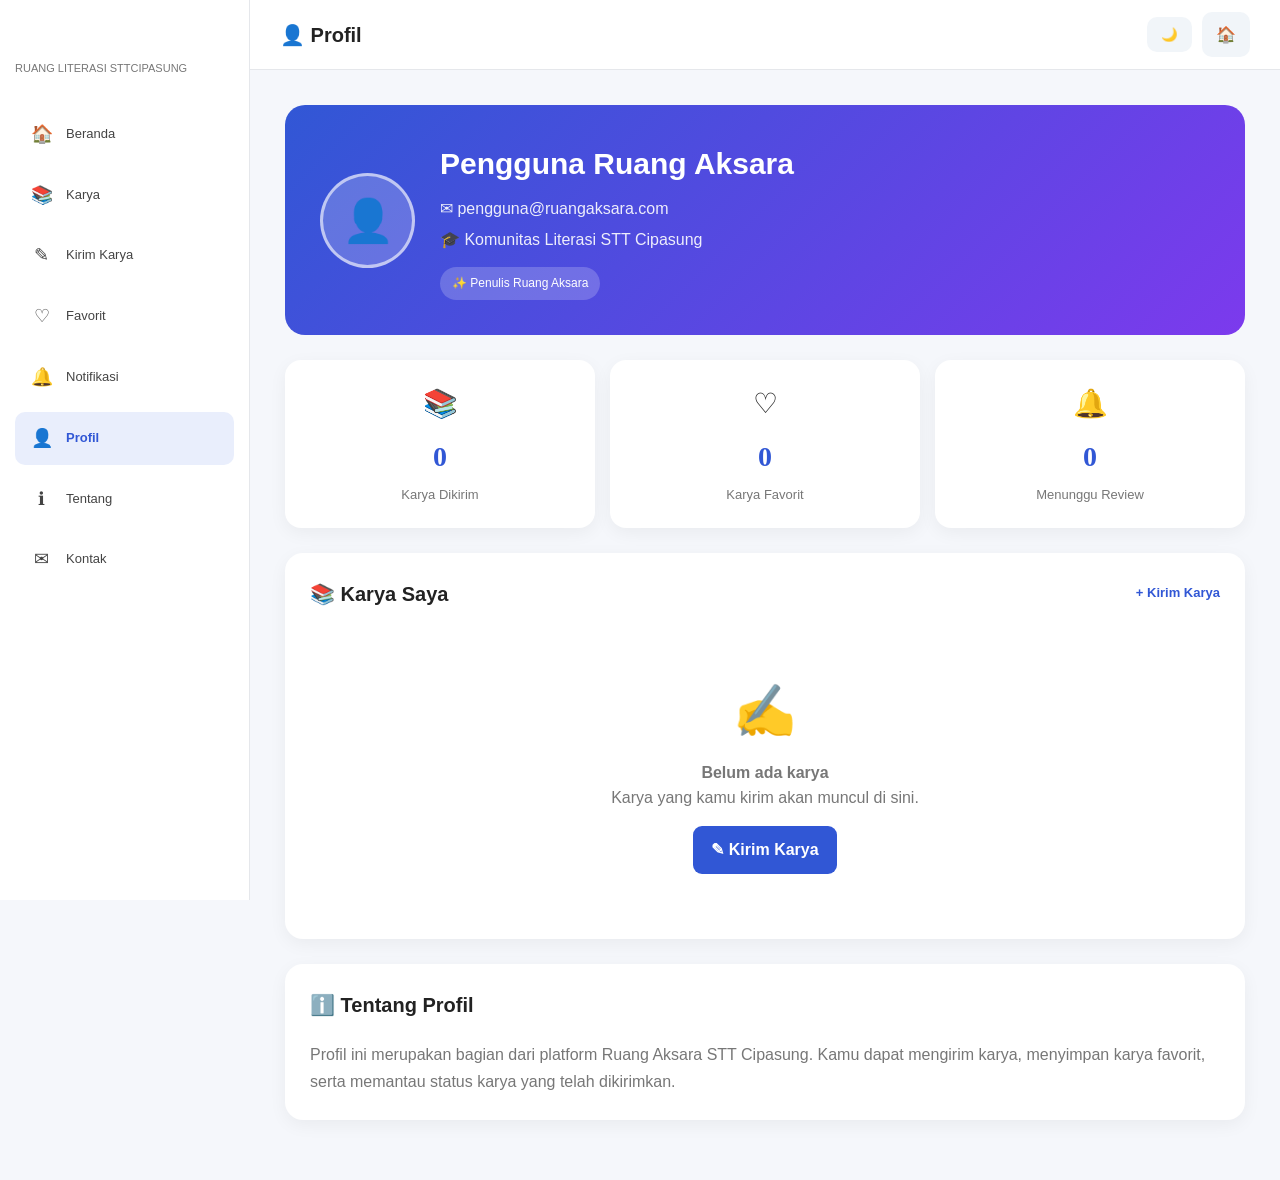
<file: profil.html>
<!DOCTYPE html>
<html lang="id">

<head>
    <meta charset="UTF-8">

    <meta name="viewport"
          content="width=device-width, initial-scale=1.0">

    <title>Profil - Ruang Aksara STT Cipasung</title>

    <link rel="stylesheet" href="style.css">

    <style>

        * {
            box-sizing: border-box;
        }

        body {
            margin: 0;
            font-family: Arial, Helvetica, sans-serif;
            background: #f5f7fb;
            color: #222;
            transition: .3s;
        }

        body.dark {
            background: #111827;
            color: #f3f4f6;
        }

        a {
            text-decoration: none;
            color: inherit;
        }

        /* SIDEBAR */

        .sidebar {
            position: fixed;
            left: 0;
            top: 0;
            width: 250px;
            height: 100vh;

            background: white;
            border-right: 1px solid #e5e7eb;

            padding: 20px 15px;

            z-index: 1000;
        }

        body.dark .sidebar {
            background: #1f2937;
            border-color: #374151;
        }

        .logo {
            font-size: 22px;
            font-weight: bold;
            margin-bottom: 5px;
        }

        .logo-subtitle {
            font-size: 11px;
            color: #777;
            margin-bottom: 30px;
        }

        .menu {
            display: flex;
            flex-direction: column;
            gap: 8px;
        }

        .menu-item {
            display: flex;
            align-items: center;
            gap: 12px;

            padding: 12px 14px;

            border-radius: 10px;

            color: #444;

            transition: .2s;
        }

        body.dark .menu-item {
            color: #ddd;
        }

        .menu-item:hover,
        .menu-item.active {
            background: #e9eefc;
            color: #3157d5;
        }

        body.dark .menu-item:hover,
        body.dark .menu-item.active {
            background: #374151;
            color: #93c5fd;
        }

        .menu-icon {
            width: 25px;
            text-align: center;
            font-size: 18px;
        }

        /* MAIN */

        .main {
            margin-left: 250px;
            min-height: 100vh;
        }

        /* TOPBAR */

        .topbar {
            height: 70px;

            background: white;

            border-bottom: 1px solid #e5e7eb;

            display: flex;
            align-items: center;
            justify-content: space-between;

            padding: 0 30px;
        }

        body.dark .topbar {
            background: #1f2937;
            border-color: #374151;
        }

        .topbar-title {
            font-size: 20px;
            font-weight: bold;
        }

        .topbar-actions {
            display: flex;
            gap: 10px;
        }

        .topbar-btn {
            border: none;

            background: #f1f5f9;

            padding: 10px 14px;

            border-radius: 10px;

            cursor: pointer;
        }

        body.dark .topbar-btn {
            background: #374151;
            color: white;
        }

        .mobile-menu {
            display: none;

            border: none;

            background: #3157d5;
            color: white;

            padding: 10px 14px;

            border-radius: 8px;

            cursor: pointer;
        }

        /* CONTENT */

        .content {
            padding: 35px;

            max-width: 1100px;
        }

        /* PROFILE HERO */

        .profile-hero {

            background:
                linear-gradient(
                    135deg,
                    #3157d5,
                    #7c3aed
                );

            color: white;

            border-radius: 20px;

            padding: 35px;

            display: flex;

            align-items: center;

            gap: 25px;

            margin-bottom: 25px;
        }

        .profile-avatar {

            width: 95px;
            height: 95px;

            border-radius: 50%;

            background: rgba(255,255,255,.2);

            border: 3px solid rgba(255,255,255,.6);

            display: flex;

            align-items: center;
            justify-content: center;

            font-size: 42px;

            flex-shrink: 0;
        }

        .profile-info h1 {

            margin: 0 0 8px;

            font-size: 30px;
        }

        .profile-info p {

            margin: 5px 0;

            opacity: .9;
        }

        .profile-badge {

            display: inline-block;

            margin-top: 10px;

            background: rgba(255,255,255,.2);

            padding: 7px 12px;

            border-radius: 20px;

            font-size: 12px;
        }

        /* STATISTICS */

        .stats {

            display: grid;

            grid-template-columns:
                repeat(3, 1fr);

            gap: 15px;

            margin-bottom: 25px;
        }

        .stat-card {

            background: white;

            padding: 22px;

            border-radius: 16px;

            box-shadow:
                0 5px 18px
                rgba(0,0,0,.05);

            text-align: center;
        }

        body.dark .stat-card {

            background: #1f2937;
        }

        .stat-icon {

            font-size: 28px;

            margin-bottom: 8px;
        }

        .stat-number {

            font-size: 28px;

            font-weight: bold;

            color: #3157d5;
        }

        .stat-label {

            margin-top: 5px;

            color: #777;

            font-size: 13px;
        }

        body.dark .stat-label {

            color: #cbd5e1;
        }

        /* SECTION */

        .section {

            background: white;

            border-radius: 18px;

            padding: 25px;

            margin-bottom: 25px;

            box-shadow:
                0 5px 18px
                rgba(0,0,0,.05);
        }

        body.dark .section {

            background: #1f2937;
        }

        .section-header {

            display: flex;

            justify-content: space-between;

            align-items: center;

            margin-bottom: 20px;
        }

        .section-header h2 {

            margin: 0;

            font-size: 20px;
        }

        .section-header a {

            color: #3157d5;

            font-weight: bold;

            font-size: 13px;
        }

        /* WORK LIST */

        .work-list {

            display: flex;

            flex-direction: column;

            gap: 12px;
        }

        .work-item {

            display: flex;

            align-items: center;

            gap: 15px;

            padding: 15px;

            border: 1px solid #e5e7eb;

            border-radius: 12px;

            transition: .2s;
        }

        body.dark .work-item {

            border-color: #374151;
        }

        .work-item:hover {

            transform: translateY(-2px);

            border-color: #3157d5;
        }

        .work-image {

            width: 70px;
            height: 70px;

            border-radius: 10px;

            object-fit: cover;

            background: #e5e7eb;

            flex-shrink: 0;
        }

        .work-info {

            flex: 1;
        }

        .work-info h3 {

            margin: 0 0 5px;

            font-size: 16px;
        }

        .work-info p {

            margin: 0;

            color: #777;

            font-size: 13px;

            line-height: 1.4;
        }

        body.dark .work-info p {

            color: #cbd5e1;
        }

        .work-category {

            display: inline-block;

            margin-top: 7px;

            padding: 4px 9px;

            border-radius: 20px;

            background: #eef2ff;

            color: #3157d5;

            font-size: 11px;

            font-weight: bold;
        }

        .work-status {

            padding: 7px 10px;

            border-radius: 20px;

            background: #fef3c7;

            color: #92400e;

            font-size: 11px;

            white-space: nowrap;
        }

        /* EMPTY */

        .empty {

            text-align: center;

            padding: 40px 20px;

            color: #777;
        }

        .empty-icon {

            font-size: 50px;

            margin-bottom: 10px;
        }

        .empty a {

            display: inline-block;

            margin-top: 15px;

            background: #3157d5;

            color: white;

            padding: 11px 18px;

            border-radius: 9px;

            font-weight: bold;
        }

        /* MOBILE */

        @media(max-width:800px) {

            .sidebar {

                transform:
                    translateX(-100%);

                transition: .3s;
            }

            .sidebar.show {

                transform:
                    translateX(0);
            }

            .main {

                margin-left: 0;
            }

            .mobile-menu {

                display: block;
            }

            .topbar {

                padding: 0 15px;
            }

            .content {

                padding: 20px;
            }

            .profile-hero {

                flex-direction: column;

                text-align: center;

                padding: 28px 20px;
            }

            .stats {

                grid-template-columns:
                    1fr;
            }

            .work-item {

                align-items: flex-start;
            }

            .work-status {

                display: none;
            }

        }

    </style>

</head>


<body>


<!-- SIDEBAR -->

<aside
    class="sidebar"
    id="sidebar">

    <div class="logo">
        Ruang Aksara
    </div>

    <div class="logo-subtitle">
        RUANG LITERASI STTCIPASUNG
    </div>


    <nav class="menu">

        <a
            href="index.html"
            class="menu-item">

            <span class="menu-icon">🏠</span>

            <span>Beranda</span>

        </a>


        <a
            href="index.html#karya"
            class="menu-item">

            <span class="menu-icon">📚</span>

            <span>Karya</span>

        </a>


        <a
            href="kirim-karya.html"
            class="menu-item">

            <span class="menu-icon">✎</span>

            <span>Kirim Karya</span>

        </a>


        <a
            href="favorit.html"
            class="menu-item">

            <span class="menu-icon">♡</span>

            <span>Favorit</span>

        </a>


        <a
            href="notifikasi.html"
            class="menu-item">

            <span class="menu-icon">🔔</span>

            <span>Notifikasi</span>

        </a>


        <a
            href="profil.html"
            class="menu-item active">

            <span class="menu-icon">👤</span>

            <span>Profil</span>

        </a>


        <a
            href="index.html#tentang"
            class="menu-item">

            <span class="menu-icon">ℹ</span>

            <span>Tentang</span>

        </a>


        <a
            href="index.html#kontak"
            class="menu-item">

            <span class="menu-icon">✉</span>

            <span>Kontak</span>

        </a>

    </nav>

</aside>



<!-- MAIN -->

<main class="main">


    <!-- TOPBAR -->

    <header class="topbar">


        <button
            class="mobile-menu"
            id="mobileMenu">

            ☰

        </button>


        <div class="topbar-title">

            👤 Profil

        </div>


        <div class="topbar-actions">

            <button
                class="topbar-btn"
                id="darkModeBtn">

                🌙

            </button>


            <a
                href="index.html"
                class="topbar-btn">

                🏠

            </a>

        </div>

    </header>



    <!-- CONTENT -->

    <section class="content">


        <!-- PROFILE HERO -->

        <div class="profile-hero">


            <div class="profile-avatar">

                👤

            </div>


            <div class="profile-info">

                <h1>
                    Pengguna Ruang Aksara
                </h1>

                <p>
                    ✉ pengguna@ruangaksara.com
                </p>

                <p>
                    🎓 Komunitas Literasi
                    STT Cipasung
                </p>

                <span class="profile-badge">

                    ✨ Penulis Ruang Aksara

                </span>

            </div>

        </div>



        <!-- STATISTICS -->

        <div class="stats">


            <div class="stat-card">

                <div class="stat-icon">
                    📚
                </div>

                <div
                    class="stat-number"
                    id="totalWorks">

                    0

                </div>

                <div class="stat-label">

                    Karya Dikirim

                </div>

            </div>


            <div class="stat-card">

                <div class="stat-icon">
                    ♡
                </div>

                <div
                    class="stat-number"
                    id="totalFavorites">

                    0

                </div>

                <div class="stat-label">

                    Karya Favorit

                </div>

            </div>


            <div class="stat-card">

                <div class="stat-icon">
                    🔔
                </div>

                <div
                    class="stat-number"
                    id="waitingWorks">

                    0

                </div>

                <div class="stat-label">

                    Menunggu Review

                </div>

            </div>

        </div>



        <!-- MY WORKS -->

        <div class="section">


            <div class="section-header">

                <h2>
                    📚 Karya Saya
                </h2>


                <a
                    href="kirim-karya.html">

                    + Kirim Karya

                </a>

            </div>


            <div
                class="work-list"
                id="workList">

            </div>


            <div
                class="empty"
                id="emptyWorks"
                style="display:none;">

                <div class="empty-icon">
                    ✍️
                </div>

                <strong>
                    Belum ada karya
                </strong>

                <p>
                    Karya yang kamu kirim akan
                    muncul di sini.
                </p>

                <a
                    href="kirim-karya.html">

                    ✎ Kirim Karya

                </a>

            </div>

        </div>



        <!-- ABOUT PROFILE -->

        <div class="section">

            <div class="section-header">

                <h2>
                    ℹ️ Tentang Profil
                </h2>

            </div>

            <p style="line-height:1.7; color:#777;">

                Profil ini merupakan bagian dari
                platform Ruang Aksara STT Cipasung.
                Kamu dapat mengirim karya,
                menyimpan karya favorit, serta
                memantau status karya yang telah
                dikirimkan.

            </p>

        </div>


    </section>

</main>



<script>

    /* =========================================
       STORAGE
    ========================================= */

    const WORK_KEY =
        "ruangAksaraWorks";

    const FAVORITE_KEY =
        "ruangAksaraFavorites";


    /* =========================================
       GET WORKS
    ========================================= */

    function getWorks() {

        try {

            return JSON.parse(
                localStorage.getItem(WORK_KEY)
            ) || [];

        } catch(error) {

            return [];

        }

    }


    /* =========================================
       GET FAVORITES
    ========================================= */

    function getFavorites() {

        try {

            return JSON.parse(
                localStorage.getItem(FAVORITE_KEY)
            ) || [];

        } catch(error) {

            return [];

        }

    }


    /* =========================================
       FORMAT DATE
    ========================================= */

    function formatDate(dateString) {

        const date =
            new Date(dateString);

        if(isNaN(date.getTime())) {

            return "";

        }

        return date.toLocaleDateString(
            "id-ID",
            {
                day:"2-digit",
                month:"long",
                year:"numeric"
            }
        );

    }


    /* =========================================
       ESCAPE HTML
    ========================================= */

    function escapeHTML(value) {

        const div =
            document.createElement("div");

        div.textContent =
            value || "";

        return div.innerHTML;

    }


    /* =========================================
       DEFAULT IMAGE
    ========================================= */

    function getImage(work) {

        if(work.image) {

            return work.image;

        }


        if(work.category === "Puisi") {

            return "images/puisi.jpg";

        }


        if(work.category === "Cerita") {

            return "images/cerita.jpg";

        }


        if(work.category === "Artikel") {

            return "images/artikel.jpg";

        }


        return "images/puisi.jpg";

    }


    /* =========================================
       RENDER PROFILE
    ========================================= */

    function renderProfile() {


        const works =
            getWorks();


        const favorites =
            getFavorites();


        /* TOTAL KARYA */

        document.getElementById(
            "totalWorks"
        ).textContent =
            works.length;


        /* TOTAL FAVORIT */

        document.getElementById(
            "totalFavorites"
        ).textContent =
            favorites.length;


        /* MENUNGGU REVIEW */

        const waiting =
            works.filter(
                work =>
                    !work.status ||
                    work.status ===
                    "Menunggu Review"
            ).length;


        document.getElementById(
            "waitingWorks"
        ).textContent =
            waiting;


        /* LIST */

        const list =
            document.getElementById(
                "workList"
            );


        const empty =
            document.getElementById(
                "emptyWorks"
            );


        list.innerHTML = "";


        if(works.length === 0) {

            list.style.display = "none";

            empty.style.display = "block";

            return;

        }


        list.style.display = "flex";

        empty.style.display = "none";


        works.forEach(
            work => {


                const item =
                    document.createElement(
                        "div"
                    );


                item.className =
                    "work-item";


                item.innerHTML = `

                    <img
                        class="work-image"
                        src="${getImage(work)}"
                        alt="${escapeHTML(work.title)}"
                        onerror="this.src='images/puisi.jpg'"
                    >


                    <div class="work-info">

                        <h3>

                            ${escapeHTML(
                                work.title
                            )}

                        </h3>


                        <p>

                            ${escapeHTML(
                                work.description
                            )}

                        </p>


                        <span class="work-category">

                            ${escapeHTML(
                                work.category
                            )}

                        </span>

                    </div>


                    <div class="work-status">

                        ${escapeHTML(
                            work.status ||
                            "Menunggu Review"
                        )}

                    </div>

                `;


                list.appendChild(item);

            }
        );

    }


    /* =========================================
       DARK MODE
    ========================================= */

    const darkModeBtn =
        document.getElementById(
            "darkModeBtn"
        );


    function applyDarkMode() {

        const dark =
            localStorage.getItem(
                "ruangAksaraDarkMode"
            ) === "true";


        if(dark) {

            document.body.classList.add(
                "dark"
            );

            darkModeBtn.textContent =
                "☀️";

        } else {

            document.body.classList.remove(
                "dark"
            );

            darkModeBtn.textContent =
                "🌙";

        }

    }


    darkModeBtn.addEventListener(
        "click",
        function() {


            const isDark =
                document.body.classList.contains(
                    "dark"
                );


            localStorage.setItem(
                "ruangAksaraDarkMode",
                (!isDark).toString()
            );


            applyDarkMode();

        }
    );


    applyDarkMode();


    /* =========================================
       MOBILE MENU
    ========================================= */

    const mobileMenu =
        document.getElementById(
            "mobileMenu"
        );


    const sidebar =
        document.getElementById(
            "sidebar"
        );


    mobileMenu.addEventListener(
        "click",
        function() {

            sidebar.classList.toggle(
                "show"
            );

        }
    );


    /* =========================================
       START
    ========================================= */

    renderProfile();


</script>


</body>

</html>
</file>
<file: style.css>
/* =========================================
   RUANG AKSARA
   MODERN CAMPUS + LITERATURE
========================================= */


/* =========================================
   RESET
========================================= */

* {
    margin: 0;
    padding: 0;
    box-sizing: border-box;
}

html {
    scroll-behavior: smooth;
}

body {
    font-family: "DM Sans", sans-serif;
    background: #f7f4ee;
    color: #27332f;
    line-height: 1.6;
}

a {
    color: inherit;
    text-decoration: none;
}

button,
input {
    font-family: inherit;
}


/* =========================================
   SIDEBAR
========================================= */

.sidebar {
    position: fixed;
    top: 0;
    left: 0;

    width: 250px;
    height: 100vh;

    background: #18352e;
    color: white;

    padding: 28px 18px;

    display: flex;
    flex-direction: column;

    z-index: 1000;
}


.brand {
    display: flex;
    align-items: center;
    gap: 13px;

    padding: 0 10px 30px;
}


.brand-logo {
    width: 46px;
    height: 46px;

    border-radius: 13px;

    background: #e8d7bd;
    color: #18352e;

    display: flex;
    align-items: center;
    justify-content: center;

    font-weight: 800;
    font-size: 15px;
}


.brand-text {
    display: flex;
    flex-direction: column;
}

.brand-text strong {
    font-size: 17px;
    letter-spacing: -0.4px;
}

.brand-text span {
    font-size: 11px;
    color: #aebcb7;

    margin-top: 2px;
}


.sidebar-label {
    font-size: 9px;
    letter-spacing: 1.7px;

    color: #83958f;

    padding: 0 13px 10px;
}


.second-label {
    margin-top: 25px;
}


.sidebar-menu {
    display: flex;
    flex-direction: column;
    gap: 4px;
}


.menu-item {
    position: relative;

    display: flex;
    align-items: center;

    gap: 13px;

    min-height: 46px;

    padding: 0 13px;

    border-radius: 11px;

    color: #bdc9c5;

    font-size: 13px;

    transition: 0.25s ease;
}


.menu-item:hover {
    background: rgba(255,255,255,0.07);
    color: white;
    transform: translateX(2px);
}


.menu-item.active {
    background: #e8d7bd;
    color: #18352e;
    font-weight: 700;
}


.menu-icon {
    width: 20px;

    display: inline-flex;
    justify-content: center;

    font-size: 17px;
}


.menu-count {
    margin-left: auto;

    min-width: 21px;
    height: 21px;

    border-radius: 50%;

    background: #c77c63;
    color: white;

    font-size: 10px;

    display: flex;
    align-items: center;
    justify-content: center;
}


.sidebar-bottom {
    margin-top: auto;
}


.theme-button {
    width: 100%;

    border: 1px solid rgba(255,255,255,0.08);

    background: rgba(255,255,255,0.04);

    color: #bfcac6;

    padding: 12px;

    border-radius: 11px;

    display: flex;
    align-items: center;
    gap: 10px;

    cursor: pointer;

    transition: 0.2s;
}


.theme-button:hover {
    background: rgba(255,255,255,0.09);
    color: white;
}


.sidebar-campus {
    margin-top: 18px;

    padding: 15px;

    border-top: 1px solid rgba(255,255,255,0.08);

    display: flex;
    flex-direction: column;
}


.sidebar-campus span {
    font-size: 8px;
    letter-spacing: 1.5px;
    color: #80918b;
}


.sidebar-campus strong {
    font-size: 10px;
    color: #bdc9c5;

    margin-top: 3px;
}


/* =========================================
   MAIN
========================================= */

.main-content {
    margin-left: 250px;
    min-height: 100vh;
}


/* =========================================
   TOPBAR
========================================= */

.topbar {
    height: 78px;

    padding: 0 42px;

    display: flex;
    align-items: center;
    justify-content: space-between;

    background: rgba(247,244,238,0.92);

    border-bottom: 1px solid #e9e3d8;

    position: sticky;
    top: 0;

    z-index: 100;
}


.mobile-menu {
    display: none;

    border: none;
    background: none;

    font-size: 22px;
    cursor: pointer;
}


.topbar-page {
    display: flex;
    flex-direction: column;
}


.topbar-page span {
    font-size: 13px;
    font-weight: 700;
}


.topbar-page small {
    font-size: 10px;
    color: #8b938e;
}


.topbar-actions {
    display: flex;
    align-items: center;
    gap: 20px;
}


.search-box {
    width: 230px;
    height: 38px;

    background: white;

    border: 1px solid #e3ded4;

    border-radius: 9px;

    display: flex;
    align-items: center;

    padding: 0 12px;

    gap: 8px;
}


.search-box span {
    font-size: 20px;
    color: #73817b;
}


.search-box input {
    border: none;
    outline: none;

    background: transparent;

    width: 100%;

    font-size: 11px;

    color: #27332f;
}


.top-icon {
    position: relative;

    width: 35px;
    height: 35px;

    border-radius: 9px;

    background: white;

    border: 1px solid #e3ded4;

    display: flex;
    align-items: center;
    justify-content: center;

    color: #51625b;

    font-size: 18px;
}


.notification-dot {
    position: absolute;

    width: 7px;
    height: 7px;

    border-radius: 50%;

    background: #c77c63;

    top: 7px;
    right: 7px;
}


.user-mini {
    display: flex;
    align-items: center;
    gap: 9px;
}


.user-avatar {
    width: 35px;
    height: 35px;

    border-radius: 50%;

    background: #d9c1a3;
    color: #31463e;

    display: flex;
    align-items: center;
    justify-content: center;

    font-size: 10px;
    font-weight: 800;
}


.user-mini-text {
    display: flex;
    flex-direction: column;
}


.user-mini-text strong {
    font-size: 11px;
}


.user-mini-text span {
    font-size: 9px;
    color: #8b938e;
}


/* =========================================
   HERO
========================================= */

.hero-section {
    min-height: 475px;

    margin: 34px 42px 0;

    padding: 58px 60px;

    border-radius: 24px;

    background: #e9dfd0;

    position: relative;

    overflow: hidden;

    display: flex;
    align-items: center;
    justify-content: space-between;
}


.hero-content {
    position: relative;
    z-index: 2;

    max-width: 600px;
}


.hero-label,
.eyebrow {
    font-size: 9px;

    letter-spacing: 2px;

    color: #806b53;

    font-weight: 800;
}


.hero-label {
    margin-bottom: 18px;
}


.hero-content h1 {
    font-family: "Playfair Display", serif;

    font-size: clamp(42px, 5vw, 68px);

    line-height: 1.03;

    letter-spacing: -2.5px;

    color: #203b33;
}


.hero-content h1 em {
    color: #a16e4e;
    font-style: normal;
}


.hero-content p {
    max-width: 520px;

    margin-top: 22px;

    color: #69746f;

    font-size: 13px;

    line-height: 1.8;
}


.hero-buttons {
    display: flex;
    align-items: center;

    gap: 12px;

    margin-top: 28px;
}


.primary-button,
.outline-button {
    min-height: 43px;

    padding: 0 19px;

    border-radius: 9px;

    display: inline-flex;
    align-items: center;
    justify-content: center;

    gap: 13px;

    font-size: 11px;

    font-weight: 700;

    transition: 0.25s;
}


.primary-button {
    background: #18352e;
    color: white;
}


.primary-button:hover {
    transform: translateY(-2px);
    background: #244a40;
}


.outline-button {
    border: 1px solid #bcae9d;
    color: #43554e;
    background: rgba(255,255,255,0.35);
}


.outline-button:hover {
    background: white;
}


.hero-art {
    position: relative;

    width: 330px;
    height: 350px;

    flex-shrink: 0;
}


.hero-circle {
    position: absolute;

    width: 300px;
    height: 300px;

    border-radius: 50%;

    background: #d2c0a9;

    top: 30px;
    left: 10px;
}


.hero-paper {
    position: absolute;

    width: 210px;
    height: 270px;

    background: #fffdf8;

    top: 35px;
    left: 55px;

    padding: 30px;

    box-shadow: 20px 25px 40px rgba(57,47,37,0.12);

    transform: rotate(5deg);

    display: flex;
    flex-direction: column;

    justify-content: center;
}


.paper-small {
    font-size: 7px;

    letter-spacing: 2px;

    color: #a16e4e;

    margin-bottom: 25px;
}


.hero-paper strong {
    font-family: "Playfair Display", serif;

    font-size: 22px;

    line-height: 1.3;

    color: #30443d;
}


.paper-line {
    width: 35px;
    height: 2px;

    background: #a16e4e;

    margin: 20px 0 12px;
}


.hero-paper small {
    font-size: 7px;
    letter-spacing: 1px;
    color: #9a9a92;
}


/* =========================================
   STATISTICS
========================================= */

.stats-section {
    margin: 25px 42px 0;

    display: grid;
    grid-template-columns: repeat(4, 1fr);

    background: white;

    border: 1px solid #ebe5dc;

    border-radius: 16px;

    overflow: hidden;
}


.stat-box {
    min-height: 105px;

    padding: 22px;

    display: flex;
    align-items: center;

    gap: 16px;

    border-right: 1px solid #eee8df;
}


.stat-box:last-child {
    border-right: none;
}


.stat-number {
    font-family: "Playfair Display", serif;

    font-size: 28px;

    color: #a16e4e;
}


.stat-box strong,
.stat-box span {
    display: block;
}


.stat-box strong {
    font-size: 12px;
}


.stat-box span {
    font-size: 9px;
    color: #929993;

    margin-top: 2px;
}


/* =========================================
   CONTENT
========================================= */

.content-section {
    padding: 85px 42px 0;
}


.section-heading {
    display: flex;
    justify-content: space-between;
    align-items: flex-end;

    margin-bottom: 28px;
}


.section-heading h2 {
    font-family: "Playfair Display", serif;

    font-size: 35px;

    color: #203b33;

    margin-top: 5px;
}


.section-heading p {
    color: #8a918d;

    font-size: 11px;

    margin-top: 6px;
}


.see-all {
    font-size: 11px;
    color: #a16e4e;
    font-weight: 700;
}


/* =========================================
   WORK CARDS
========================================= */

.works-grid {
    display: grid;

    grid-template-columns: repeat(3, 1fr);

    gap: 22px;
}


.work-card {
    background: white;

    border: 1px solid #e9e3da;

    border-radius: 15px;

    overflow: hidden;

    transition: 0.3s;
}


.work-card:hover {
    transform: translateY(-5px);

    box-shadow: 0 18px 35px rgba(35,45,40,0.08);
}


.work-image {
    height: 205px;

    position: relative;

    overflow: hidden;
}


.work-image img {
    width: 100%;
    height: 100%;

    object-fit: cover;

    transition: 0.4s;
}


.work-card:hover .work-image img {
    transform: scale(1.04);
}


.work-category {
    position: absolute;

    top: 14px;
    left: 14px;

    padding: 6px 9px;

    background: rgba(255,255,255,0.9);

    border-radius: 5px;

    font-size: 8px;

    font-weight: 800;

    letter-spacing: 1px;

    color: #455a52;
}


.favorite-button {
    position: absolute;

    top: 13px;
    right: 13px;

    width: 32px;
    height: 32px;

    border: none;

    border-radius: 50%;

    background: rgba(255,255,255,0.9);

    color: #68746f;

    cursor: pointer;

    font-size: 18px;

    transition: 0.2s;
}


.favorite-button:hover,
.favorite-button.active {
    color: #c46f63;
}


.work-body {
    padding: 21px;
}


.work-date {
    font-size: 8px;

    color: #a2a5a1;

    letter-spacing: 1px;

    margin-bottom: 8px;
}


.work-body h3 {
    font-family: "Playfair Display", serif;

    font-size: 22px;

    color: #263b35;
}


.work-body p {
    font-size: 11px;

    color: #858d88;

    line-height: 1.7;

    margin: 8px 0 18px;
}


.work-footer {
    display: flex;

    justify-content: space-between;

    align-items: center;
}


.author {
    display: flex;
    align-items: center;
    gap: 7px;
}


.author-avatar {
    width: 27px;
    height: 27px;

    border-radius: 50%;

    background: #e7ddcf;

    display: flex;
    align-items: center;
    justify-content: center;

    font-size: 7px;

    font-weight: 800;

    color: #53635d;
}


.author span {
    font-size: 9px;
    color: #6f7874;
}


.read-button {
    border: none;

    background: transparent;

    color: #a16e4e;

    font-size: 10px;

    font-weight: 800;

    cursor: pointer;
}


/* =========================================
   CATEGORY
========================================= */

.category-section {
    background: #f1ede5;

    margin-top: 85px;

    padding-bottom: 85px;
}


.category-grid {
    display: grid;

    grid-template-columns: repeat(3, 1fr);

    gap: 20px;
}


.category-card {
    position: relative;

    min-height: 230px;

    padding: 28px;

    border-radius: 17px;

    overflow: hidden;

    transition: 0.3s;
}


.category-card:hover {
    transform: translateY(-5px);
}


.category-poetry {
    background: #e2d3c1;
}


.category-story {
    background: #d4ded8;
}


.category-article {
    background: #d9d4c7;
}


.category-number {
    font-size: 9px;

    letter-spacing: 1px;

    opacity: 0.55;
}


.category-symbol {
    position: absolute;

    right: 25px;
    top: 20px;

    font-family: "Playfair Display", serif;

    font-size: 70px;

    opacity: 0.16;
}


.category-card h3 {
    font-family: "Playfair Display", serif;

    font-size: 30px;

    margin-top: 40px;

    color: #294139;
}


.category-card p {
    max-width: 220px;

    font-size: 10px;

    color: #64716c;

    margin-top: 5px;
}


.category-arrow {
    position: absolute;

    bottom: 25px;
    right: 27px;

    font-size: 19px;

    color: #41554c;
}


/* =========================================
   GALLERY
========================================= */

.gallery-grid {
    display: grid;

    grid-template-columns: 1.4fr 1fr 1fr;

    grid-template-rows: 180px 180px;

    gap: 12px;
}


.gallery-item {
    border-radius: 13px;

    overflow: hidden;

    background: #ddd;
}


.gallery-large {
    grid-row: span 2;
}


.gallery-item img {
    width: 100%;
    height: 100%;

    object-fit: cover;

    transition: 0.4s;
}


.gallery-item:hover img {
    transform: scale(1.05);
}


/* =========================================
   ABOUT
========================================= */

.about-section {
    margin-top: 90px;

    padding: 85px 42px;

    background: #18352e;

    color: white;

    display: grid;

    grid-template-columns: 0.7fr 1.3fr;

    gap: 70px;
}


.about-label {
    font-size: 9px;

    letter-spacing: 2px;

    color: #9eafa9;
}


.about-content {
    max-width: 650px;
}


.about-content h2 {
    font-family: "Playfair Display", serif;

    font-size: 48px;

    line-height: 1.1;
}


.about-content h2 em {
    color: #d9b88e;
    font-style: normal;
}


.about-content p {
    font-size: 12px;

    color: #b4c0bc;

    line-height: 1.8;

    margin-top: 17px;
}


.about-content .primary-button {
    margin-top: 25px;

    background: #e8d7bd;

    color: #18352e;
}


/* =========================================
   CONTACT
========================================= */

.contact-section {
    margin: 70px 42px;

    padding: 35px;

    background: white;

    border: 1px solid #e9e3da;

    border-radius: 17px;

    display: flex;

    justify-content: space-between;

    align-items: center;

    gap: 30px;
}


.contact-section h2 {
    font-family: "Playfair Display", serif;

    font-size: 30px;

    color: #203b33;

    margin-top: 5px;
}


.contact-section p {
    font-size: 11px;

    color: #8b938e;

    margin-top: 6px;
}


.contact-links {
    display: flex;
    flex-direction: column;

    gap: 10px;

    font-size: 10px;

    color: #66736d;
}


.contact-links > * {
    display: flex;
    align-items: center;

    gap: 9px;
}


/* =========================================
   FOOTER
========================================= */

.footer {
    padding: 28px 42px;

    border-top: 1px solid #e6e0d6;

    display: flex;

    justify-content: space-between;

    align-items: center;
}


.footer div {
    display: flex;
    flex-direction: column;
}


.footer strong {
    font-size: 12px;
}


.footer span,
.footer p {
    font-size: 9px;

    color: #929893;
}


/* =========================================
   MODAL
========================================= */

.modal {
    position: fixed;

    inset: 0;

    background: rgba(20,31,27,0.55);

    display: none;

    align-items: center;
    justify-content: center;

    padding: 20px;

    z-index: 2000;
}


.modal.show {
    display: flex;
}


.modal-content {
    width: min(600px, 100%);

    max-height: 80vh;

    overflow-y: auto;

    background: #fffdf8;

    border-radius: 18px;

    padding: 35px;

    position: relative;

    box-shadow: 0 30px 70px rgba(0,0,0,0.2);
}


.modal-content h2 {
    font-family: "Playfair Display", serif;

    font-size: 32px;

    color: #203b33;

    margin: 8px 0 20px;
}


.modal-close {
    position: absolute;

    top: 15px;
    right: 18px;

    border: none;

    background: none;

    font-size: 25px;

    color: #68746f;

    cursor: pointer;
}


/* =========================================
   DARK MODE
========================================= */

body.dark-mode {
    background: #111c19;
    color: #e7ece9;
}

body.dark-mode .topbar {
    background: rgba(17,28,25,0.95);
    border-color: #263b35;
}

body.dark-mode .topbar-page span,
body.dark-mode .section-heading h2,
body.dark-mode .work-body h3,
body.dark-mode .contact-section h2 {
    color: #e7ece9;
}

body.dark-mode .search-box,
body.dark-mode .top-icon,
body.dark-mode .stat-box,
body.dark-mode .work-card,
body.dark-mode .contact-section {
    background: #192823;
    border-color: #294039;
}

body.dark-mode .work-body p,
body.dark-mode .section-heading p,
body.dark-mode .stat-box span {
    color: #9eaaa5;
}

body.dark-mode .category-section {
    background: #17231f;
}

body.dark-mode .modal-content {
    background: #192823;
}

body.dark-mode .modal-content h2 {
    color: white;
}


/* =========================================
   ANIMATION
========================================= */

@keyframes fadeUp {

    from {
        opacity: 0;
        transform: translateY(18px);
    }

    to {
        opacity: 1;
        transform: translateY(0);
    }

}


.hero-content,
.hero-art,
.stat-box,
.work-card,
.category-card {
    animation: fadeUp 0.7s ease both;
}


/* =========================================
   RESPONSIVE
========================================= */

@media (max-width: 1100px) {

    .sidebar {
        width: 220px;
    }

    .main-content {
        margin-left: 220px;
    }

    .hero-section {
        padding: 45px;
    }

    .hero-art {
        transform: scale(0.8);
        margin-right: -35px;
    }

    .stats-section {
        grid-template-columns: repeat(2, 1fr);
    }

    .stat-box:nth-child(2) {
        border-right: none;
    }

    .stat-box:nth-child(-n+2) {
        border-bottom: 1px solid #eee8df;
    }

}


@media (max-width: 850px) {

    .sidebar {
        transform: translateX(-100%);

        transition: 0.3s;
    }

    .sidebar.show {
        transform: translateX(0);
    }

    .main-content {
        margin-left: 0;
    }

    .mobile-menu {
        display: block;
    }

    .topbar {
        padding: 0 22px;
    }

    .topbar-page {
        display: none;
    }

    .search-box {
        width: 180px;
    }

    .hero-section {
        margin: 25px 22px 0;

        padding: 40px 30px;

        min-height: 430px;
    }

    .hero-art {
        display: none;
    }

    .content-section {
        padding-left: 22px;
        padding-right: 22px;
    }

    .works-grid {
        grid-template-columns: 1fr 1fr;
    }

    .category-grid {
        grid-template-columns: 1fr;
    }

    .gallery-grid {
        grid-template-columns: 1fr 1fr;
    }

    .gallery-large {
        grid-column: span 2;
        grid-row: span 1;
    }

    .about-section {
        grid-template-columns: 1fr;
        padding: 65px 22px;
    }

    .contact-section {
        margin-left: 22px;
        margin-right: 22px;

        flex-direction: column;
        align-items: flex-start;
    }

}


@media (max-width: 600px) {

    .topbar-actions {
        gap: 8px;
    }

    .search-box {
        width: 140px;
    }

    .user-mini-text {
        display: none;
    }

    .hero-content h1 {
        font-size: 42px;
    }

    .hero-buttons {
        flex-direction: column;
        align-items: stretch;
    }

    .primary-button,
    .outline-button {
        width: 100%;
    }

    .stats-section {
        margin-left: 22px;
        margin-right: 22px;

        grid-template-columns: 1fr;
    }

    .stat-box {
        border-right: none;
        border-bottom: 1px solid #eee8df;
    }

    .stat-box:last-child {
        border-bottom: none;
    }

    .works-grid {
        grid-template-columns: 1fr;
    }

    .gallery-grid {
        grid-template-columns: 1fr;
        grid-template-rows: repeat(4, 180px);
    }

    .gallery-large {
        grid-column: auto;
    }

    .about-content h2 {
        font-size: 38px;
    }

    .footer {
        flex-direction: column;
        align-items: flex-start;
        gap: 10px;
    }

}
/* =========================================
   KIRIM KARYA PAGE
========================================= */

.submit-page {
    padding: 65px 42px 90px;
}


.submit-intro {
    max-width: 700px;
    margin-bottom: 45px;
}


.submit-intro h1 {
    font-family: "Playfair Display", serif;

    font-size: 52px;

    line-height: 1.08;

    letter-spacing: -1.5px;

    color: #203b33;

    margin-top: 8px;
}


.submit-intro h1 em {
    color: #a16e4e;
    font-style: normal;
}


.submit-intro p {
    max-width: 590px;

    font-size: 12px;

    color: #7f8984;

    line-height: 1.8;

    margin-top: 15px;
}


.submit-layout {
    display: grid;

    grid-template-columns: minmax(0, 1.5fr) minmax(240px, 0.6fr);

    gap: 25px;

    align-items: start;
}


.submit-form-card {
    background: white;

    border: 1px solid #e8e2d9;

    border-radius: 18px;

    padding: 30px;
}


.form-heading {
    display: flex;

    justify-content: space-between;

    align-items: flex-start;

    padding-bottom: 22px;

    margin-bottom: 25px;

    border-bottom: 1px solid #eee9e1;
}


.form-heading h2 {
    font-family: "Playfair Display", serif;

    font-size: 29px;

    color: #203b33;

    margin-top: 5px;
}


.form-step {
    font-size: 9px;

    letter-spacing: 1px;

    color: #9a8c7a;
}


.form-group {
    margin-bottom: 22px;
}


.form-group label {
    display: block;

    font-size: 10px;

    font-weight: 700;

    color: #42544d;

    margin-bottom: 8px;
}


.form-group input[type="text"],
.form-group select,
.form-group textarea {
    width: 100%;

    border: 1px solid #ded9d0;

    background: #fbfaf7;

    border-radius: 9px;

    padding: 13px 14px;

    outline: none;

    font-size: 11px;

    color: #33433d;

    transition: 0.2s;
}


.form-group input[type="text"]:focus,
.form-group select:focus,
.form-group textarea:focus {
    border-color: #a88969;

    background: white;

    box-shadow: 0 0 0 3px rgba(168,137,105,0.08);
}


.form-group textarea {
    resize: vertical;

    line-height: 1.7;
}


.large-textarea {
    min-height: 220px;
}


.upload-box {
    position: relative;

    min-height: 145px;

    border: 1.5px dashed #cfc7bb;

    border-radius: 12px;

    background: #fbfaf7;

    display: flex;

    flex-direction: column;

    align-items: center;

    justify-content: center;

    text-align: center;

    overflow: hidden;
}


.upload-icon {
    width: 35px;
    height: 35px;

    border-radius: 9px;

    background: #e8dfd3;

    color: #806b53;

    display: flex;

    align-items: center;
    justify-content: center;

    font-size: 18px;

    margin-bottom: 8px;
}


.upload-box strong {
    font-size: 11px;

    color: #45554f;
}


.upload-box small {
    font-size: 9px;

    color: #9a9d99;

    margin-top: 3px;
}


.upload-box input[type="file"] {
    position: absolute;

    inset: 0;

    opacity: 0;

    cursor: pointer;
}


.form-actions {
    display: flex;

    justify-content: flex-end;

    gap: 10px;

    padding-top: 5px;
}


.form-actions .primary-button,
.form-actions .outline-button {
    border: none;

    cursor: pointer;

    width: auto;
}


.submit-info {
    display: flex;

    flex-direction: column;

    gap: 15px;
}


.info-card {
    background: #e9dfd0;

    border-radius: 16px;

    padding: 25px;
}


.info-icon {
    width: 36px;
    height: 36px;

    display: flex;

    align-items: center;
    justify-content: center;

    border-radius: 10px;

    background: #18352e;

    color: #e8d7bd;

    margin-bottom: 15px;
}


.info-card h3 {
    font-family: "Playfair Display", serif;

    font-size: 21px;

    color: #30443d;
}


.info-card p {
    font-size: 10px;

    color: #6f7974;

    line-height: 1.8;

    margin-top: 8px;
}


.muted-info {
    background: #f0ede6;
}


.info-number {
    font-family: "Playfair Display", serif;

    font-size: 25px;

    color: #a16e4e;
}


.muted-info h3 {
    margin-top: 8px;
}


/* DARK MODE */

body.dark-mode .submit-intro h1,
body.dark-mode .form-heading h2 {
    color: #edf2ef;
}


body.dark-mode .submit-form-card {
    background: #192823;

    border-color: #294039;
}


body.dark-mode .form-group label {
    color: #b9c5c0;
}


body.dark-mode .form-group input[type="text"],
body.dark-mode .form-group select,
body.dark-mode .form-group textarea,
body.dark-mode .upload-box {
    background: #13201c;

    border-color: #334a42;

    color: #e7ece9;
}


body.dark-mode .info-card {
    background: #263d35;
}


body.dark-mode .muted-info {
    background: #1b2c27;
}


/* RESPONSIVE */

@media (max-width: 900px) {

    .submit-layout {
        grid-template-columns: 1fr;
    }

    .submit-info {
        display: grid;

        grid-template-columns: repeat(3, 1fr);
    }

}


@media (max-width: 650px) {

    .submit-page {
        padding: 45px 22px 70px;
    }

    .submit-intro h1 {
        font-size: 40px;
    }

    .submit-form-card {
        padding: 22px;
    }

    .submit-info {
        grid-template-columns: 1fr;
    }

    .form-actions {
        flex-direction: column;
    }

    .form-actions .primary-button,
    .form-actions .outline-button {
        width: 100%;
    }

}
</file>
